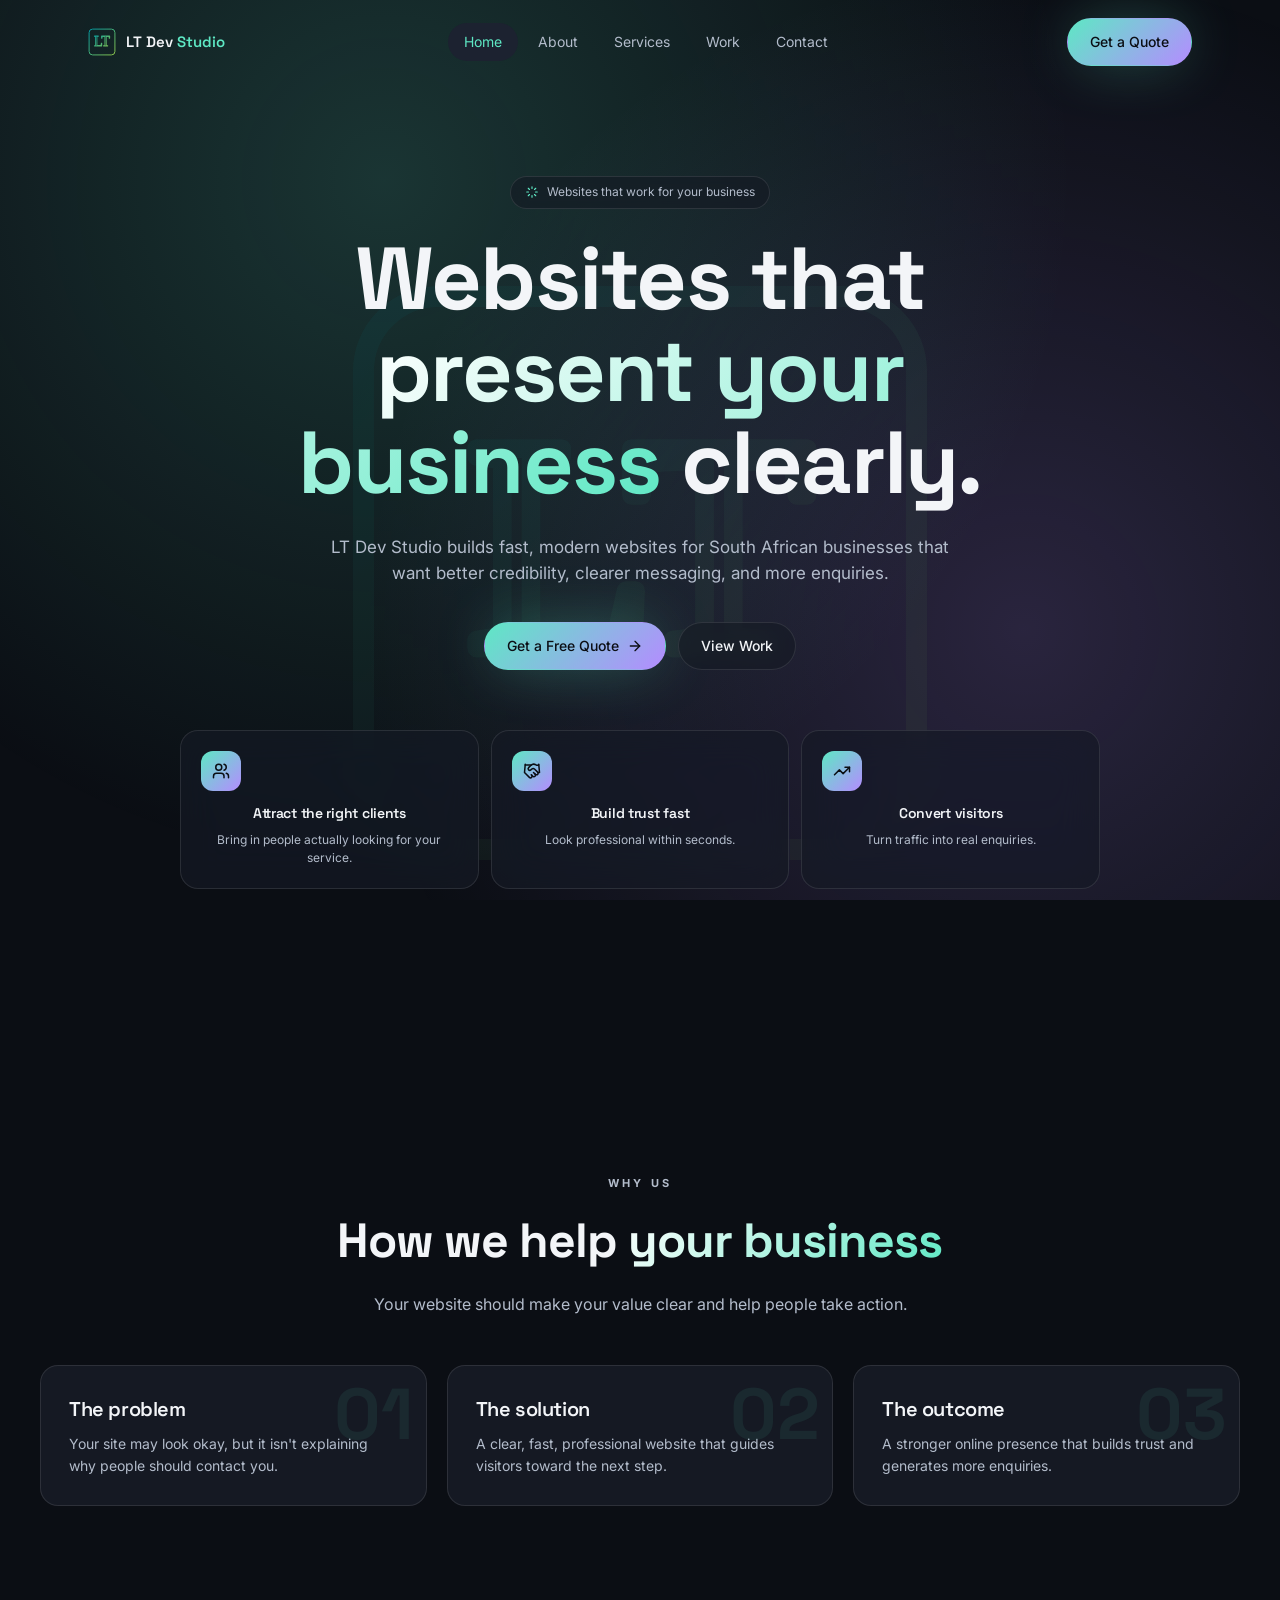
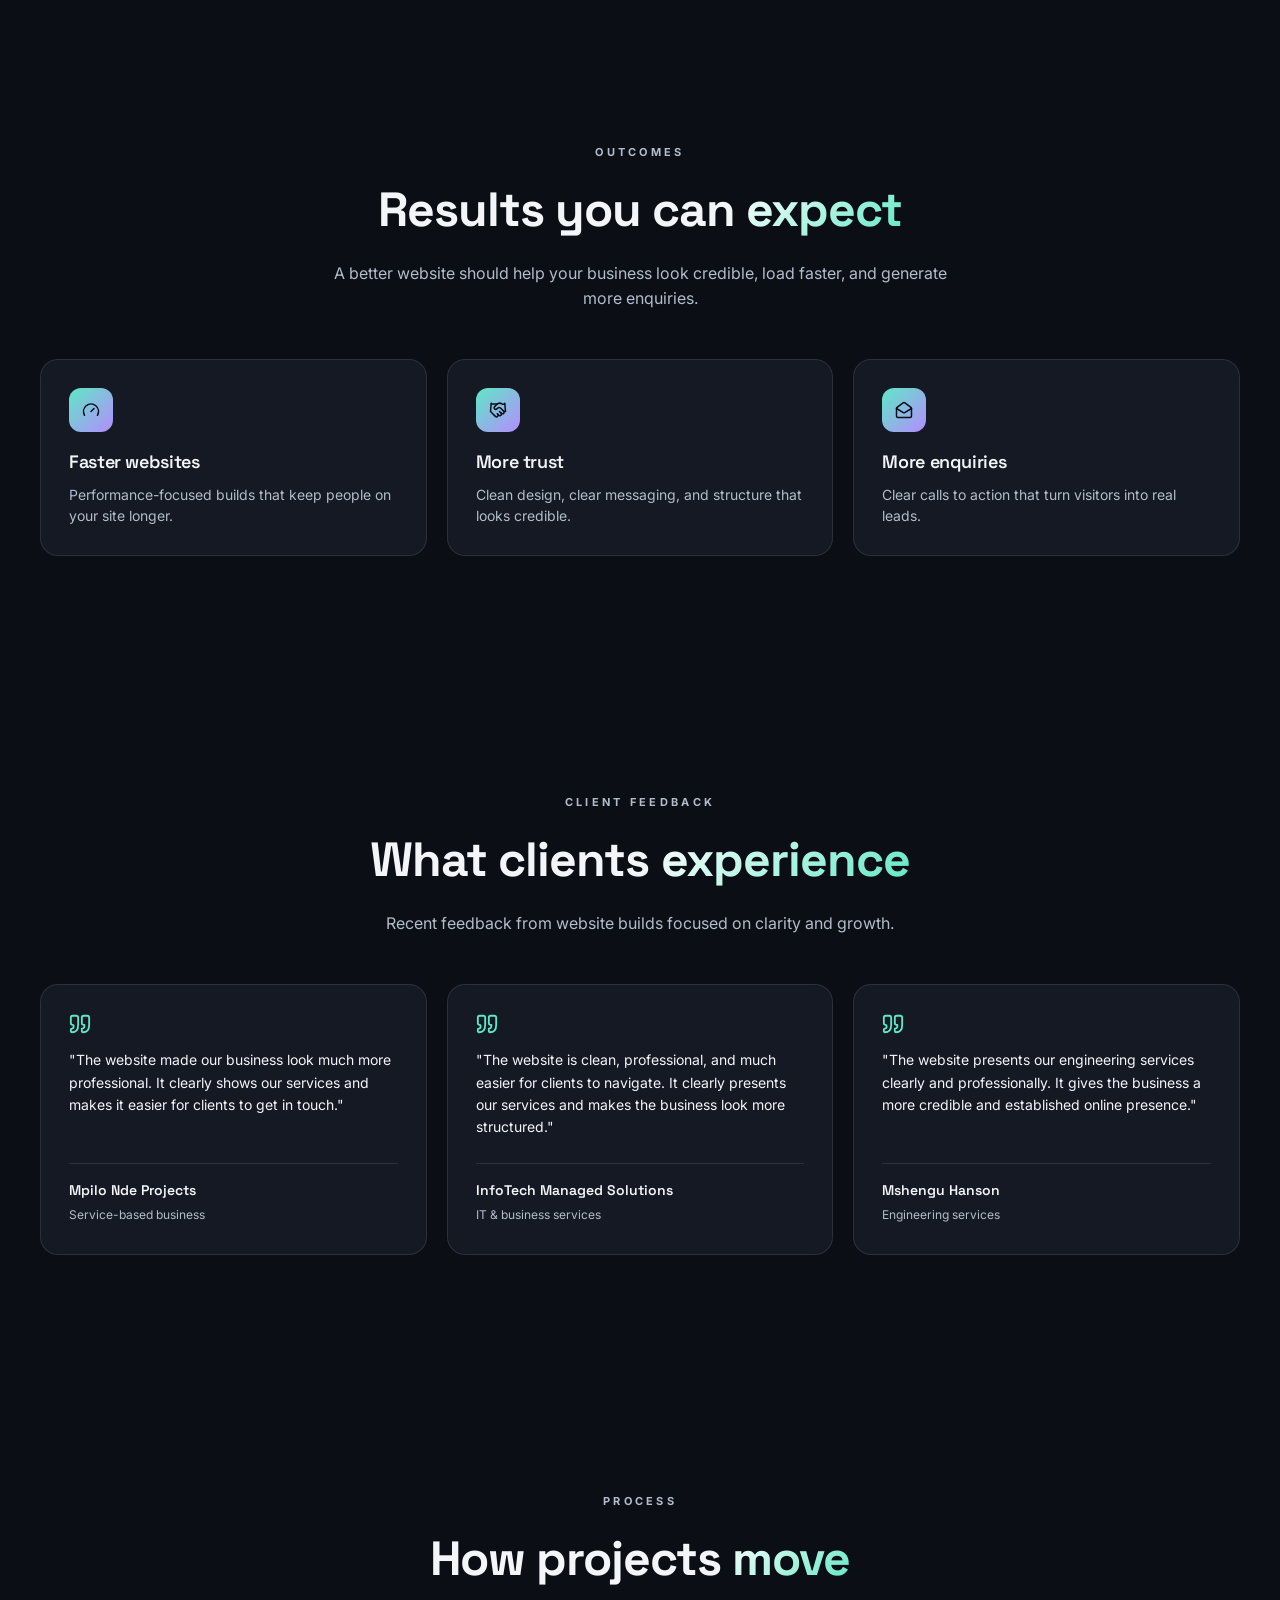
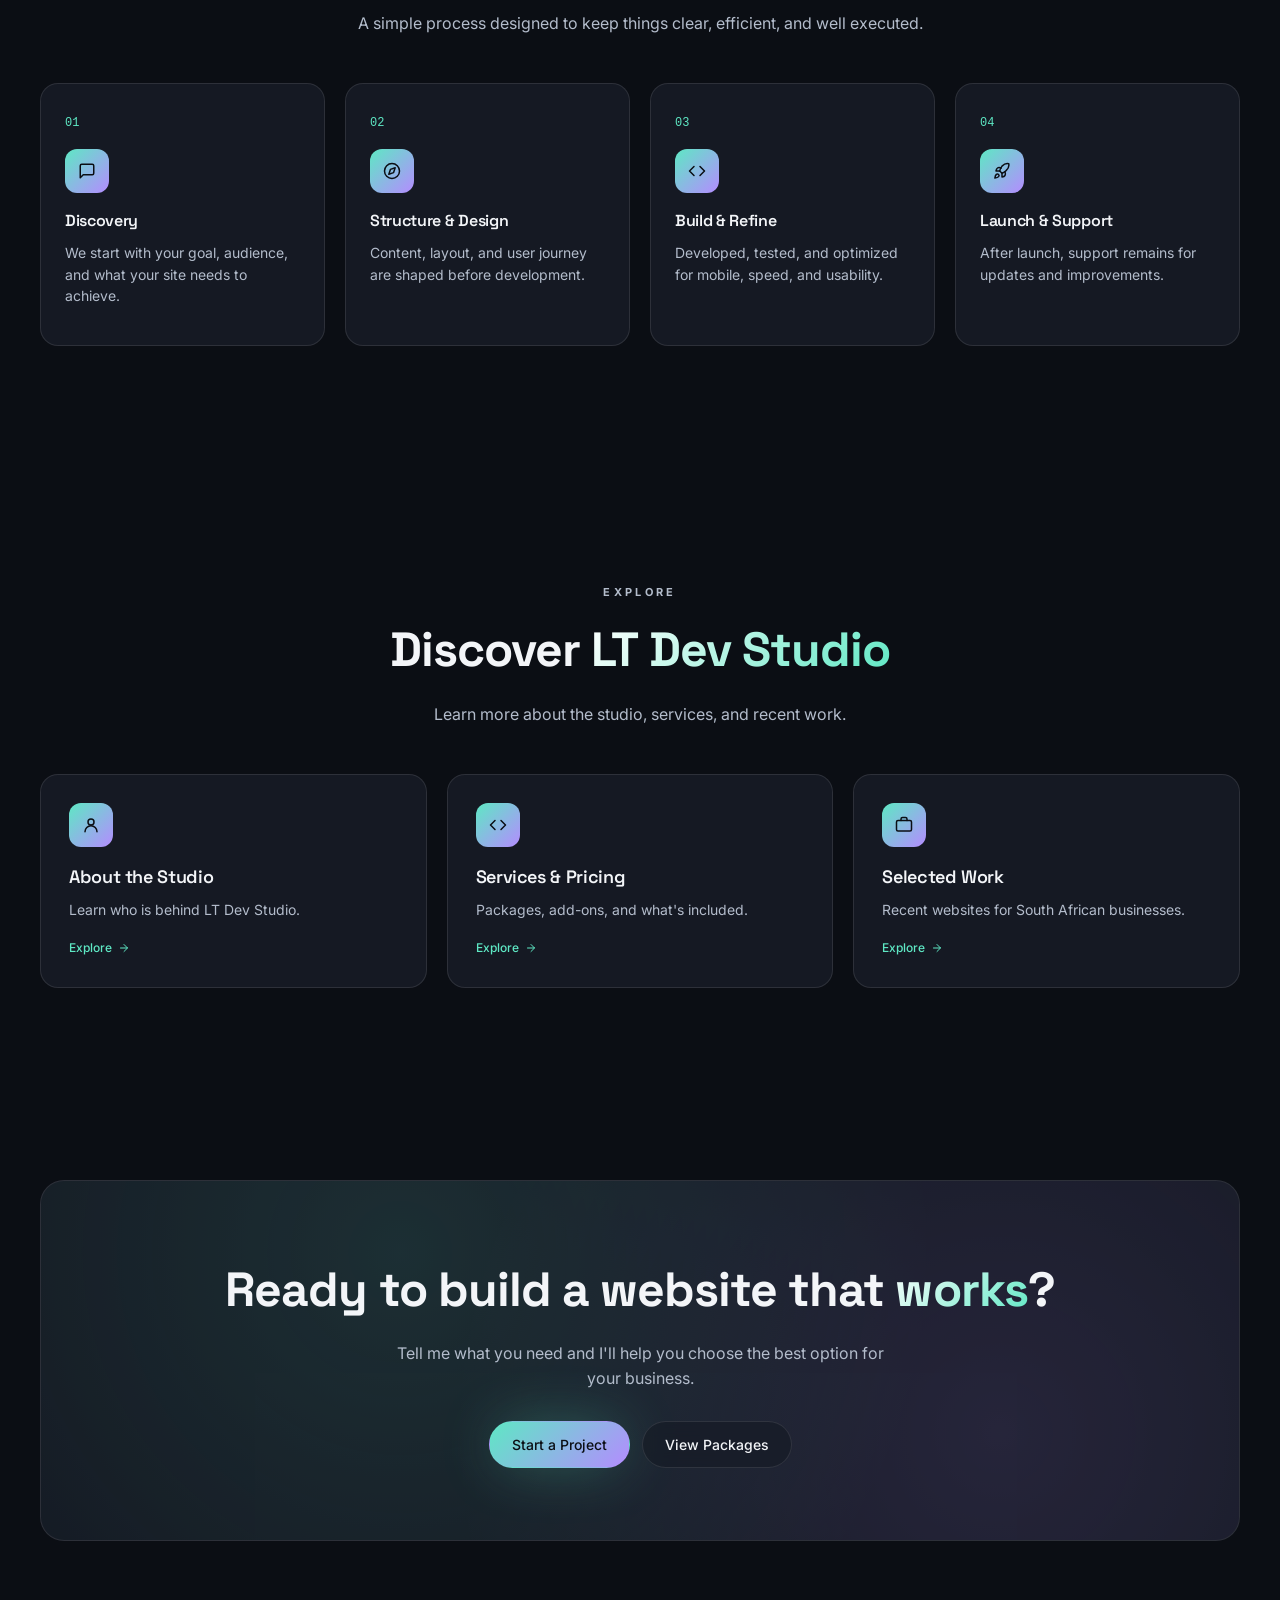
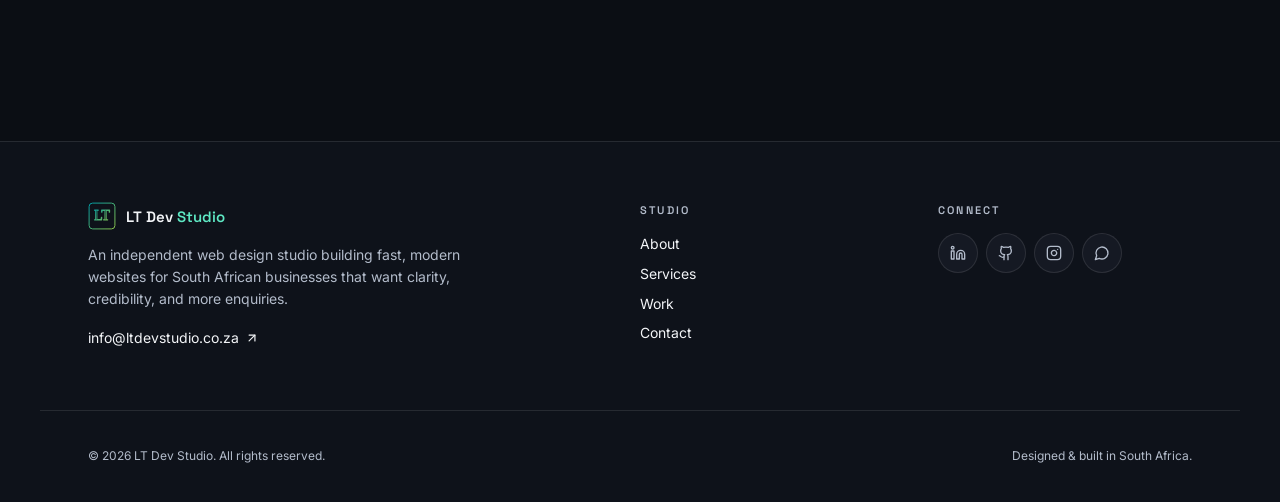
<file: index.html>
<!doctype html>
<html lang="en">
<head>
<meta charset="UTF-8" />
<meta name="viewport" content="width=device-width,initial-scale=1" />
<meta name="theme-color" content="#0b0e14" />
<link rel="icon" type="image/svg+xml" href="assets/mark-lt.svg" />
<link rel="preconnect" href="https://fonts.googleapis.com" />
<link rel="preconnect" href="https://fonts.gstatic.com" crossorigin />
<link rel="stylesheet" href="https://fonts.googleapis.com/css2?family=Space+Grotesk:wght@500;600;700&family=Inter:wght@400;500;600&display=swap" />
<link rel="stylesheet" href="assets/styles.css" />

<title>LT Dev Studio — Web Design South Africa</title>
<meta name="description" content="LT Dev Studio builds fast, modern websites for South African businesses that want clarity, credibility, and more enquiries." />
<meta property="og:title" content="LT Dev Studio — Web Design South Africa" />
<meta property="og:description" content="Websites that get leads. Built with clarity, speed, and credibility." />
<meta property="og:type" content="website" />
</head>
<body>
<div id="page-loader">
  <img src="assets/mark-lt-outline.svg" alt="" />
  <div class="bar"><span></span></div>
  <p class="label">LT Dev Studio</p>
</div>

<header class="header">
  <nav class="container nav">
    <a class="brand" href="index.html" data-nav>
      <img src="assets/mark-lt-outline.svg" alt="" />
      <span>LT Dev <span class="accent">Studio</span></span>
    </a>
    <ul class="nav-links">
      <li><a href="index.html" data-nav>Home</a></li>
      <li><a href="about.html" data-nav>About</a></li>
      <li><a href="services.html" data-nav>Services</a></li>
      <li><a href="work.html" data-nav>Work</a></li>
      <li><a href="contact.html" data-nav>Contact</a></li>
    </ul>
    <a href="contact.html" class="btn btn-primary nav-cta">Get a Quote</a>
    <button class="nav-toggle" aria-label="Toggle menu" aria-expanded="false">
      <span data-icon="menu" class="i18" style="display:inline-flex"></span>
    </button>
  </nav>
</header>

<div class="mobile-nav" aria-hidden="true">
  <ul>
    <li><a href="index.html" data-nav>Home</a></li>
    <li><a href="about.html" data-nav>About</a></li>
    <li><a href="services.html" data-nav>Services</a></li>
    <li><a href="work.html" data-nav>Work</a></li>
    <li><a href="contact.html" data-nav>Contact</a></li>
    <li class="cta-wrap"><a href="contact.html">Get a Quote</a></li>
  </ul>
</div>

<main class="page-enter">
  <section class="container hero">
    <div class="reveal">
      <span class="pill"><span data-icon="spark" class="i14" style="display:inline-flex"></span> Websites that work for your business</span>
    </div>
    <h1 class="reveal">Websites that <span class="text-gradient">present your business</span> clearly.</h1>
    <p class="lead reveal">LT Dev Studio builds fast, modern websites for South African businesses that want better credibility, clearer messaging, and more enquiries.</p>
    <div class="hero-ctas reveal">
      <a href="contact.html" class="btn btn-primary" data-nav>Get a Free Quote <span data-icon="arrow" class="i16" style="display:inline-flex"></span></a>
      <a href="work.html" class="btn btn-ghost" data-nav>View Work</a>
    </div>
    <img class="hero-mark" src="assets/mark-lt-outline.svg" alt="" />
    <div class="hero-pills">
      <div class="hero-pill glass reveal"><div class="icon"><span data-icon="users" class="i18" style="display:inline-flex"></span></div><h4>Attract the right clients</h4><p>Bring in people actually looking for your service.</p></div>
      <div class="hero-pill glass reveal"><div class="icon"><span data-icon="shake" class="i18" style="display:inline-flex"></span></div><h4>Build trust fast</h4><p>Look professional within seconds.</p></div>
      <div class="hero-pill glass reveal"><div class="icon"><span data-icon="trend" class="i18" style="display:inline-flex"></span></div><h4>Convert visitors</h4><p>Turn traffic into real enquiries.</p></div>
    </div>
  </section>

  <section class="section container">
    <div class="section-head reveal">
      <p class="eyebrow">Why us</p>
      <h2>How we help <span class="text-gradient">your business</span></h2>
      <p>Your website should make your value clear and help people take action.</p>
    </div>
    <div class="grid grid-3">
      <div class="card value-card reveal"><div class="tag">01</div><h3>The problem</h3><p>Your site may look okay, but it isn't explaining why people should contact you.</p></div>
      <div class="card value-card reveal"><div class="tag">02</div><h3>The solution</h3><p>A clear, fast, professional website that guides visitors toward the next step.</p></div>
      <div class="card value-card reveal"><div class="tag">03</div><h3>The outcome</h3><p>A stronger online presence that builds trust and generates more enquiries.</p></div>
    </div>
  </section>

  <section class="section container">
    <div class="section-head reveal">
      <p class="eyebrow">Outcomes</p>
      <h2>Results you can <span class="text-gradient">expect</span></h2>
      <p>A better website should help your business look credible, load faster, and generate more enquiries.</p>
    </div>
    <div class="grid grid-3">
      <div class="card reveal"><div class="icon"><span data-icon="gauge" class="i18" style="display:inline-flex"></span></div><h3>Faster websites</h3><p>Performance-focused builds that keep people on your site longer.</p></div>
      <div class="card reveal"><div class="icon"><span data-icon="shake" class="i18" style="display:inline-flex"></span></div><h3>More trust</h3><p>Clean design, clear messaging, and structure that looks credible.</p></div>
      <div class="card reveal"><div class="icon"><span data-icon="mailOpen" class="i18" style="display:inline-flex"></span></div><h3>More enquiries</h3><p>Clear calls to action that turn visitors into real leads.</p></div>
    </div>
  </section>

  <section class="section container">
    <div class="section-head reveal">
      <p class="eyebrow">Client feedback</p>
      <h2>What clients <span class="text-gradient">experience</span></h2>
      <p>Recent feedback from website builds focused on clarity and growth.</p>
    </div>
    <div class="grid grid-3">
      <div class="t-card reveal"><span class="q" data-icon="quote" class="i22" style="display:inline-flex;width:22px;height:22px"></span><p class="quote">"The website made our business look much more professional. It clearly shows our services and makes it easier for clients to get in touch."</p><div class="who"><p>Mpilo Nde Projects</p><small>Service-based business</small></div></div>
      <div class="t-card reveal"><span class="q" data-icon="quote" style="display:inline-flex;width:22px;height:22px"></span><p class="quote">"The website is clean, professional, and much easier for clients to navigate. It clearly presents our services and makes the business look more structured."</p><div class="who"><p>InfoTech Managed Solutions</p><small>IT &amp; business services</small></div></div>
      <div class="t-card reveal"><span class="q" data-icon="quote" style="display:inline-flex;width:22px;height:22px"></span><p class="quote">"The website presents our engineering services clearly and professionally. It gives the business a more credible and established online presence."</p><div class="who"><p>Mshengu Hanson</p><small>Engineering services</small></div></div>
    </div>
  </section>

  <section class="section container">
    <div class="section-head reveal">
      <p class="eyebrow">Process</p>
      <h2>How projects <span class="text-gradient">move</span></h2>
      <p>A simple process designed to keep things clear, efficient, and well executed.</p>
    </div>
    <div class="grid grid-4">
      <div class="process-card reveal"><span class="step">01</span><div class="icon" style="width:44px;height:44px;border-radius:12px;display:grid;place-items:center;background:var(--gradient-primary);color:var(--primary-fg)"><span data-icon="msg" class="i18" style="display:inline-flex"></span></div><h3 style="font-family:var(--font-display);font-size:16px;font-weight:600">Discovery</h3><p style="color:var(--muted);font-size:14px;margin-top:8px">We start with your goal, audience, and what your site needs to achieve.</p></div>
      <div class="process-card reveal"><span class="step">02</span><div class="icon" style="width:44px;height:44px;border-radius:12px;display:grid;place-items:center;background:var(--gradient-primary);color:var(--primary-fg)"><span data-icon="compass" class="i18" style="display:inline-flex"></span></div><h3 style="font-family:var(--font-display);font-size:16px;font-weight:600">Structure &amp; Design</h3><p style="color:var(--muted);font-size:14px;margin-top:8px">Content, layout, and user journey are shaped before development.</p></div>
      <div class="process-card reveal"><span class="step">03</span><div class="icon" style="width:44px;height:44px;border-radius:12px;display:grid;place-items:center;background:var(--gradient-primary);color:var(--primary-fg)"><span data-icon="code" class="i18" style="display:inline-flex"></span></div><h3 style="font-family:var(--font-display);font-size:16px;font-weight:600">Build &amp; Refine</h3><p style="color:var(--muted);font-size:14px;margin-top:8px">Developed, tested, and optimized for mobile, speed, and usability.</p></div>
      <div class="process-card reveal"><span class="step">04</span><div class="icon" style="width:44px;height:44px;border-radius:12px;display:grid;place-items:center;background:var(--gradient-primary);color:var(--primary-fg)"><span data-icon="rocket" class="i18" style="display:inline-flex"></span></div><h3 style="font-family:var(--font-display);font-size:16px;font-weight:600">Launch &amp; Support</h3><p style="color:var(--muted);font-size:14px;margin-top:8px">After launch, support remains for updates and improvements.</p></div>
    </div>
  </section>

  <section class="section container">
    <div class="section-head reveal">
      <p class="eyebrow">Explore</p>
      <h2>Discover <span class="text-gradient">LT Dev Studio</span></h2>
      <p>Learn more about the studio, services, and recent work.</p>
    </div>
    <div class="grid grid-3">
      <a href="about.html" class="card explore-card reveal" data-nav><div class="icon"><span data-icon="user" class="i18" style="display:inline-flex"></span></div><h3>About the Studio</h3><p>Learn who is behind LT Dev Studio.</p><span class="more">Explore <span data-icon="arrow" style="display:inline-flex;width:12px;height:12px"></span></span></a>
      <a href="services.html" class="card explore-card reveal" data-nav><div class="icon"><span data-icon="code" class="i18" style="display:inline-flex"></span></div><h3>Services &amp; Pricing</h3><p>Packages, add-ons, and what's included.</p><span class="more">Explore <span data-icon="arrow" style="display:inline-flex;width:12px;height:12px"></span></span></a>
      <a href="work.html" class="card explore-card reveal" data-nav><div class="icon"><span data-icon="brief" class="i18" style="display:inline-flex"></span></div><h3>Selected Work</h3><p>Recent websites for South African businesses.</p><span class="more">Explore <span data-icon="arrow" style="display:inline-flex;width:12px;height:12px"></span></span></a>
    </div>
  </section>

  <section class="container" style="padding:80px 0">
    <div class="cta reveal">
      <h3>Ready to build a website that <span class="text-gradient">works</span>?</h3>
      <p>Tell me what you need and I'll help you choose the best option for your business.</p>
      <div class="row">
        <a href="contact.html" class="btn btn-primary" data-nav>Start a Project</a>
        <a href="services.html" class="btn btn-ghost" data-nav>View Packages</a>
      </div>
    </div>
  </section>
</main>
<footer>
  <div class="container footer-grid">
    <div class="footer-brand">
      <a class="brand" href="index.html" data-nav>
        <img src="assets/mark-lt-outline.svg" alt="" />
        <span>LT Dev <span class="accent">Studio</span></span>
      </a>
      <p>An independent web design studio building fast, modern websites for South African businesses that want clarity, credibility, and more enquiries.</p>
      <a class="email" href="mailto:info@ltdevstudio.co.za">info@ltdevstudio.co.za <span data-icon="arrowUR" class="i14" style="display:inline-flex"></span></a>
    </div>
    <div>
      <h4>Studio</h4>
      <ul>
        <li><a href="about.html" data-nav>About</a></li>
        <li><a href="services.html" data-nav>Services</a></li>
        <li><a href="work.html" data-nav>Work</a></li>
        <li><a href="contact.html" data-nav>Contact</a></li>
      </ul>
    </div>
    <div>
      <h4>Connect</h4>
      <div class="socials">
        <a href="https://www.linkedin.com/in/laone-setlhoke-856503167" target="_blank" rel="noopener" aria-label="LinkedIn"><span data-icon="linkedin" class="i16" style="display:inline-flex"></span></a>
        <a href="https://github.com/tawheeda" target="_blank" rel="noopener" aria-label="GitHub"><span data-icon="github" class="i16" style="display:inline-flex"></span></a>
        <a href="https://www.instagram.com/lt.dev_studio" target="_blank" rel="noopener" aria-label="Instagram"><span data-icon="insta" class="i16" style="display:inline-flex"></span></a>
        <a href="https://wa.me/27754875016" target="_blank" rel="noopener" aria-label="WhatsApp"><span data-icon="whats" class="i16" style="display:inline-flex"></span></a>
      </div>
    </div>
  </div>
  <div class="container footer-bottom">
    <p>© <span id="year"></span> LT Dev Studio. All rights reserved.</p>
    <p>Designed &amp; built in South Africa.</p>
  </div>
</footer>
<script src="assets/icons.js"></script>
<script src="assets/app.js"></script>
</body>
</html>
</file>
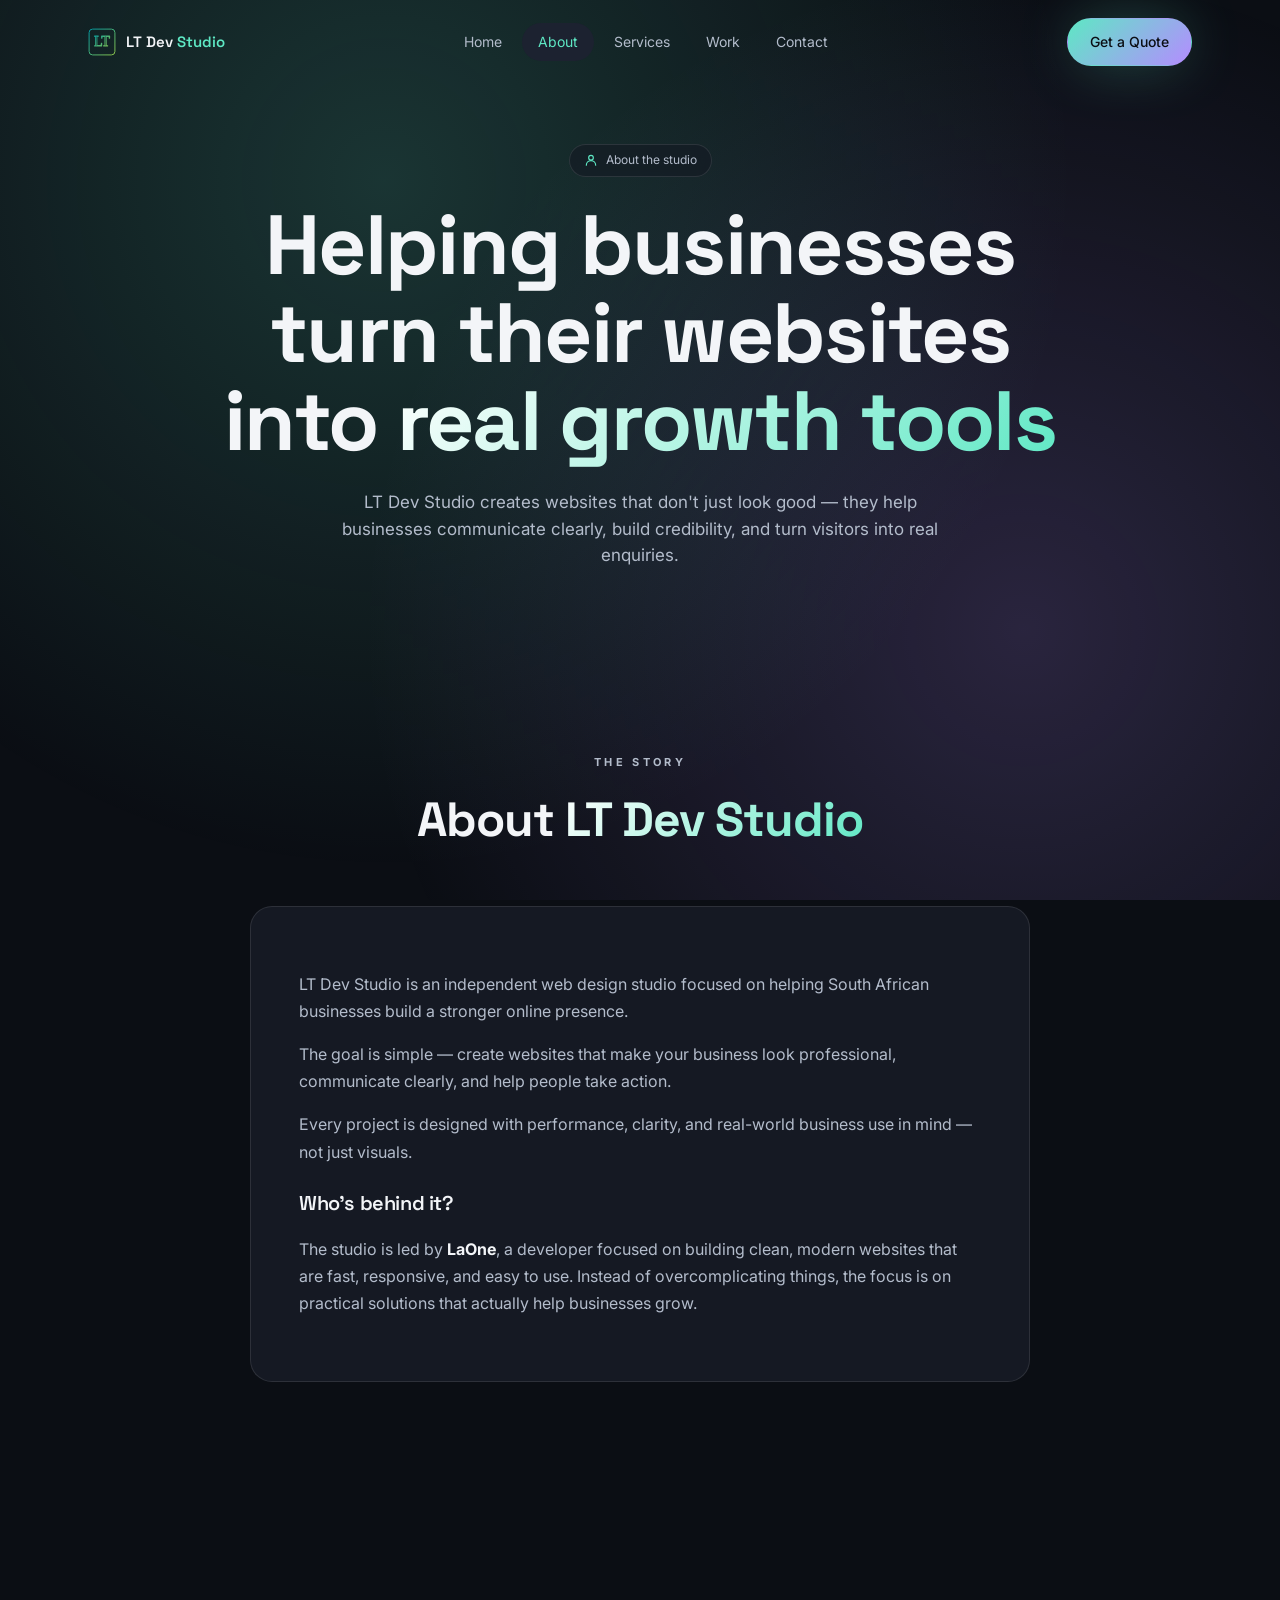
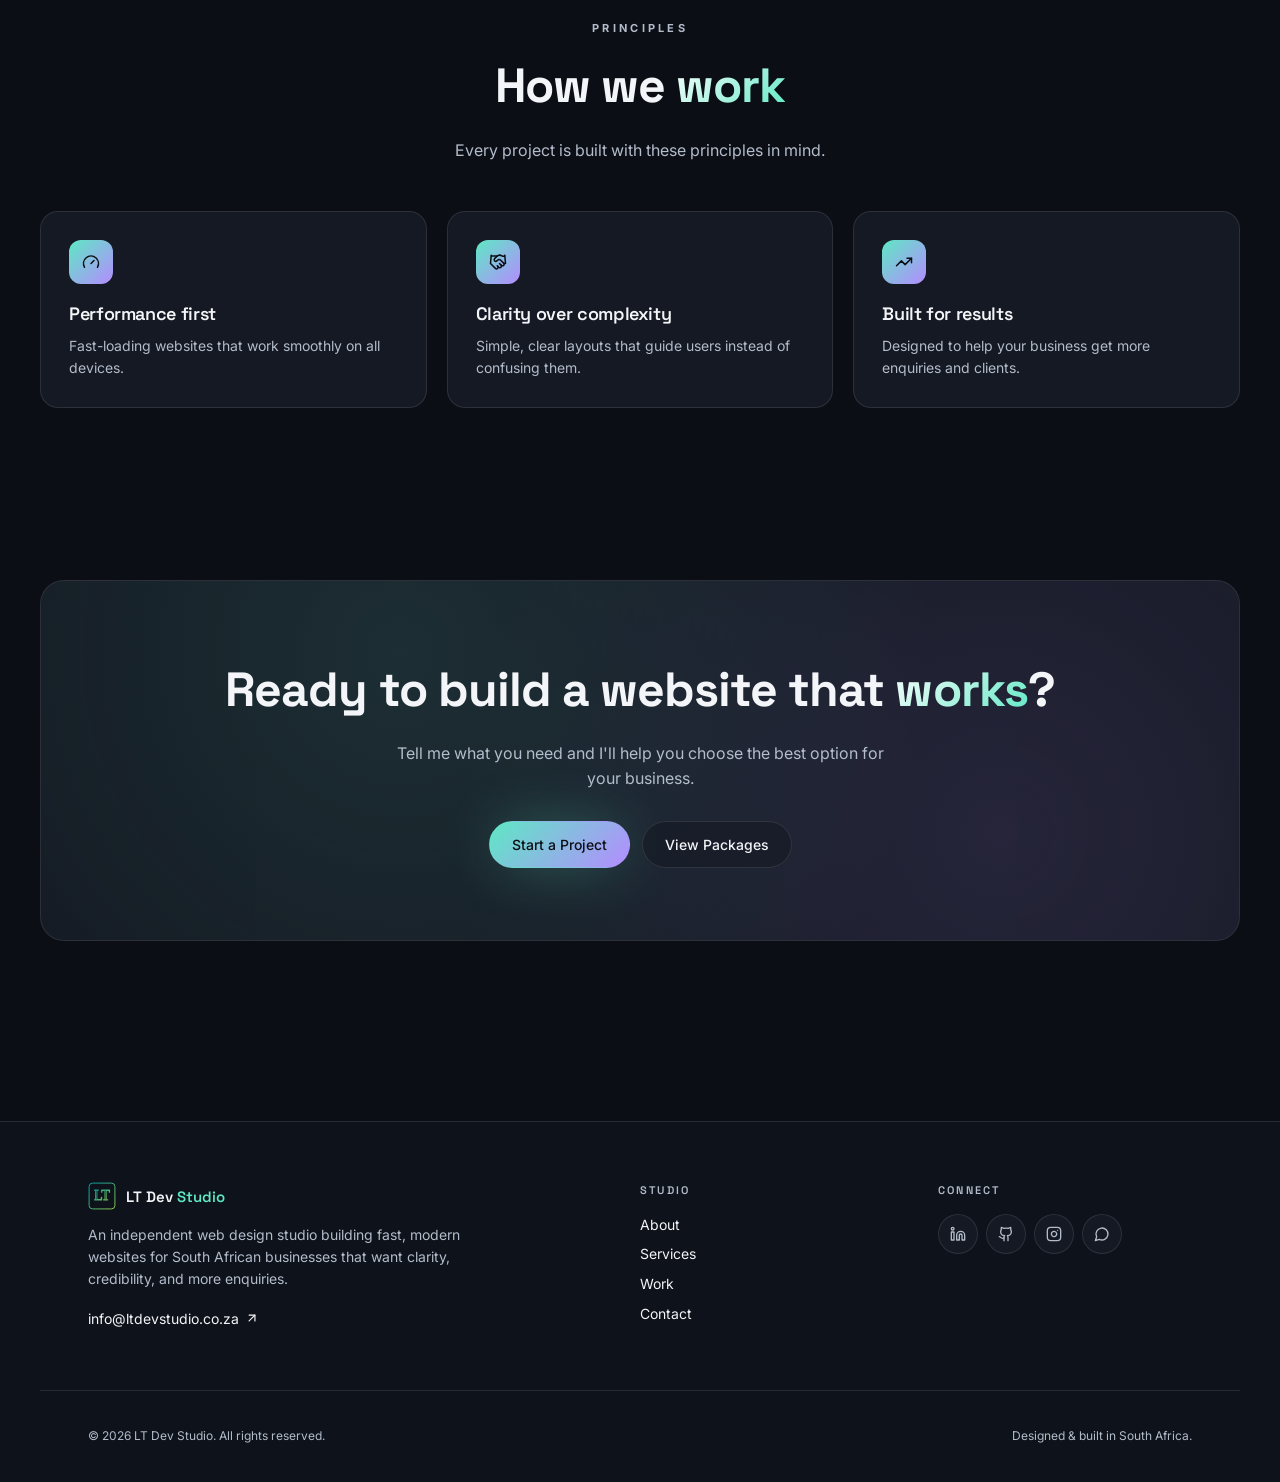
<file: about.html>
<!doctype html>
<html lang="en">
<head>
<meta charset="UTF-8" />
<meta name="viewport" content="width=device-width,initial-scale=1" />
<meta name="theme-color" content="#0b0e14" />
<link rel="icon" type="image/svg+xml" href="assets/mark-lt.svg" />
<link rel="preconnect" href="https://fonts.googleapis.com" />
<link rel="preconnect" href="https://fonts.gstatic.com" crossorigin />
<link rel="stylesheet" href="https://fonts.googleapis.com/css2?family=Space+Grotesk:wght@500;600;700&family=Inter:wght@400;500;600&display=swap" />
<link rel="stylesheet" href="assets/styles.css" />

<title>About — LT Dev Studio</title>
<meta name="description" content="LT Dev Studio is an independent web design studio led by LaOne, building fast, modern websites for South African businesses." />
<meta property="og:title" content="About — LT Dev Studio" />
<meta property="og:description" content="Learn about the studio behind clean, lead-focused websites for South African businesses." />
</head>
<body>
<div id="page-loader">
  <img src="assets/mark-lt-outline.svg" alt="" />
  <div class="bar"><span></span></div>
  <p class="label">LT Dev Studio</p>
</div>

<header class="header">
  <nav class="container nav">
    <a class="brand" href="index.html" data-nav>
      <img src="assets/mark-lt-outline.svg" alt="" />
      <span>LT Dev <span class="accent">Studio</span></span>
    </a>
    <ul class="nav-links">
      <li><a href="index.html" data-nav>Home</a></li>
      <li><a href="about.html" data-nav>About</a></li>
      <li><a href="services.html" data-nav>Services</a></li>
      <li><a href="work.html" data-nav>Work</a></li>
      <li><a href="contact.html" data-nav>Contact</a></li>
    </ul>
    <a href="contact.html" class="btn btn-primary nav-cta">Get a Quote</a>
    <button class="nav-toggle" aria-label="Toggle menu" aria-expanded="false">
      <span data-icon="menu" class="i18" style="display:inline-flex"></span>
    </button>
  </nav>
</header>

<div class="mobile-nav" aria-hidden="true">
  <ul>
    <li><a href="index.html" data-nav>Home</a></li>
    <li><a href="about.html" data-nav>About</a></li>
    <li><a href="services.html" data-nav>Services</a></li>
    <li><a href="work.html" data-nav>Work</a></li>
    <li><a href="contact.html" data-nav>Contact</a></li>
    <li class="cta-wrap"><a href="contact.html">Get a Quote</a></li>
  </ul>
</div>

<main class="page-enter">
  <section class="container" style="padding:48px 0 60px;text-align:center">
    <div class="reveal"><span class="pill"><span data-icon="user" class="i14" style="display:inline-flex"></span> About the studio</span></div>
    <h1 class="reveal" style="font-size:clamp(40px,7vw,84px);font-weight:700;line-height:1.05;max-width:880px;margin:24px auto 0">Helping businesses turn their websites into <span class="text-gradient">real growth tools</span></h1>
    <p class="reveal" style="max-width:640px;margin:24px auto 0;color:var(--muted);font-size:17px">LT Dev Studio creates websites that don't just look good — they help businesses communicate clearly, build credibility, and turn visitors into real enquiries.</p>
  </section>

  <section class="section container">
    <div class="section-head reveal">
      <p class="eyebrow">The story</p>
      <h2>About <span class="text-gradient">LT Dev Studio</span></h2>
    </div>
    <div class="story reveal">
      <p>LT Dev Studio is an independent web design studio focused on helping South African businesses build a stronger online presence.</p>
      <p>The goal is simple — create websites that make your business look professional, communicate clearly, and help people take action.</p>
      <p>Every project is designed with performance, clarity, and real-world business use in mind — not just visuals.</p>
      <h3>Who's behind it?</h3>
      <p>The studio is led by <strong style="color:var(--fg)">LaOne</strong>, a developer focused on building clean, modern websites that are fast, responsive, and easy to use. Instead of overcomplicating things, the focus is on practical solutions that actually help businesses grow.</p>
    </div>
  </section>

  <section class="section container">
    <div class="section-head reveal">
      <p class="eyebrow">Principles</p>
      <h2>How we <span class="text-gradient">work</span></h2>
      <p>Every project is built with these principles in mind.</p>
    </div>
    <div class="grid grid-3">
      <div class="card reveal"><div class="icon"><span data-icon="gauge" class="i18" style="display:inline-flex"></span></div><h3>Performance first</h3><p>Fast-loading websites that work smoothly on all devices.</p></div>
      <div class="card reveal"><div class="icon"><span data-icon="shake" class="i18" style="display:inline-flex"></span></div><h3>Clarity over complexity</h3><p>Simple, clear layouts that guide users instead of confusing them.</p></div>
      <div class="card reveal"><div class="icon"><span data-icon="trend" class="i18" style="display:inline-flex"></span></div><h3>Built for results</h3><p>Designed to help your business get more enquiries and clients.</p></div>
    </div>
  </section>

  <section class="container" style="padding:60px 0">
    <div class="cta reveal">
      <h3>Ready to build a website that <span class="text-gradient">works</span>?</h3>
      <p>Tell me what you need and I'll help you choose the best option for your business.</p>
      <div class="row">
        <a href="contact.html" class="btn btn-primary" data-nav>Start a Project</a>
        <a href="services.html" class="btn btn-ghost" data-nav>View Packages</a>
      </div>
    </div>
  </section>
</main>
<footer>
  <div class="container footer-grid">
    <div class="footer-brand">
      <a class="brand" href="index.html" data-nav>
        <img src="assets/mark-lt-outline.svg" alt="" />
        <span>LT Dev <span class="accent">Studio</span></span>
      </a>
      <p>An independent web design studio building fast, modern websites for South African businesses that want clarity, credibility, and more enquiries.</p>
      <a class="email" href="mailto:info@ltdevstudio.co.za">info@ltdevstudio.co.za <span data-icon="arrowUR" class="i14" style="display:inline-flex"></span></a>
    </div>
    <div>
      <h4>Studio</h4>
      <ul>
        <li><a href="about.html" data-nav>About</a></li>
        <li><a href="services.html" data-nav>Services</a></li>
        <li><a href="work.html" data-nav>Work</a></li>
        <li><a href="contact.html" data-nav>Contact</a></li>
      </ul>
    </div>
    <div>
      <h4>Connect</h4>
      <div class="socials">
        <a href="https://www.linkedin.com/in/laone-setlhoke-856503167" target="_blank" rel="noopener" aria-label="LinkedIn"><span data-icon="linkedin" class="i16" style="display:inline-flex"></span></a>
        <a href="https://github.com/tawheeda" target="_blank" rel="noopener" aria-label="GitHub"><span data-icon="github" class="i16" style="display:inline-flex"></span></a>
        <a href="https://www.instagram.com/lt.dev_studio" target="_blank" rel="noopener" aria-label="Instagram"><span data-icon="insta" class="i16" style="display:inline-flex"></span></a>
        <a href="https://wa.me/27754875016" target="_blank" rel="noopener" aria-label="WhatsApp"><span data-icon="whats" class="i16" style="display:inline-flex"></span></a>
      </div>
    </div>
  </div>
  <div class="container footer-bottom">
    <p>© <span id="year"></span> LT Dev Studio. All rights reserved.</p>
    <p>Designed &amp; built in South Africa.</p>
  </div>
</footer>
<script src="assets/icons.js"></script>
<script src="assets/app.js"></script>
</body>
</html>
</file>
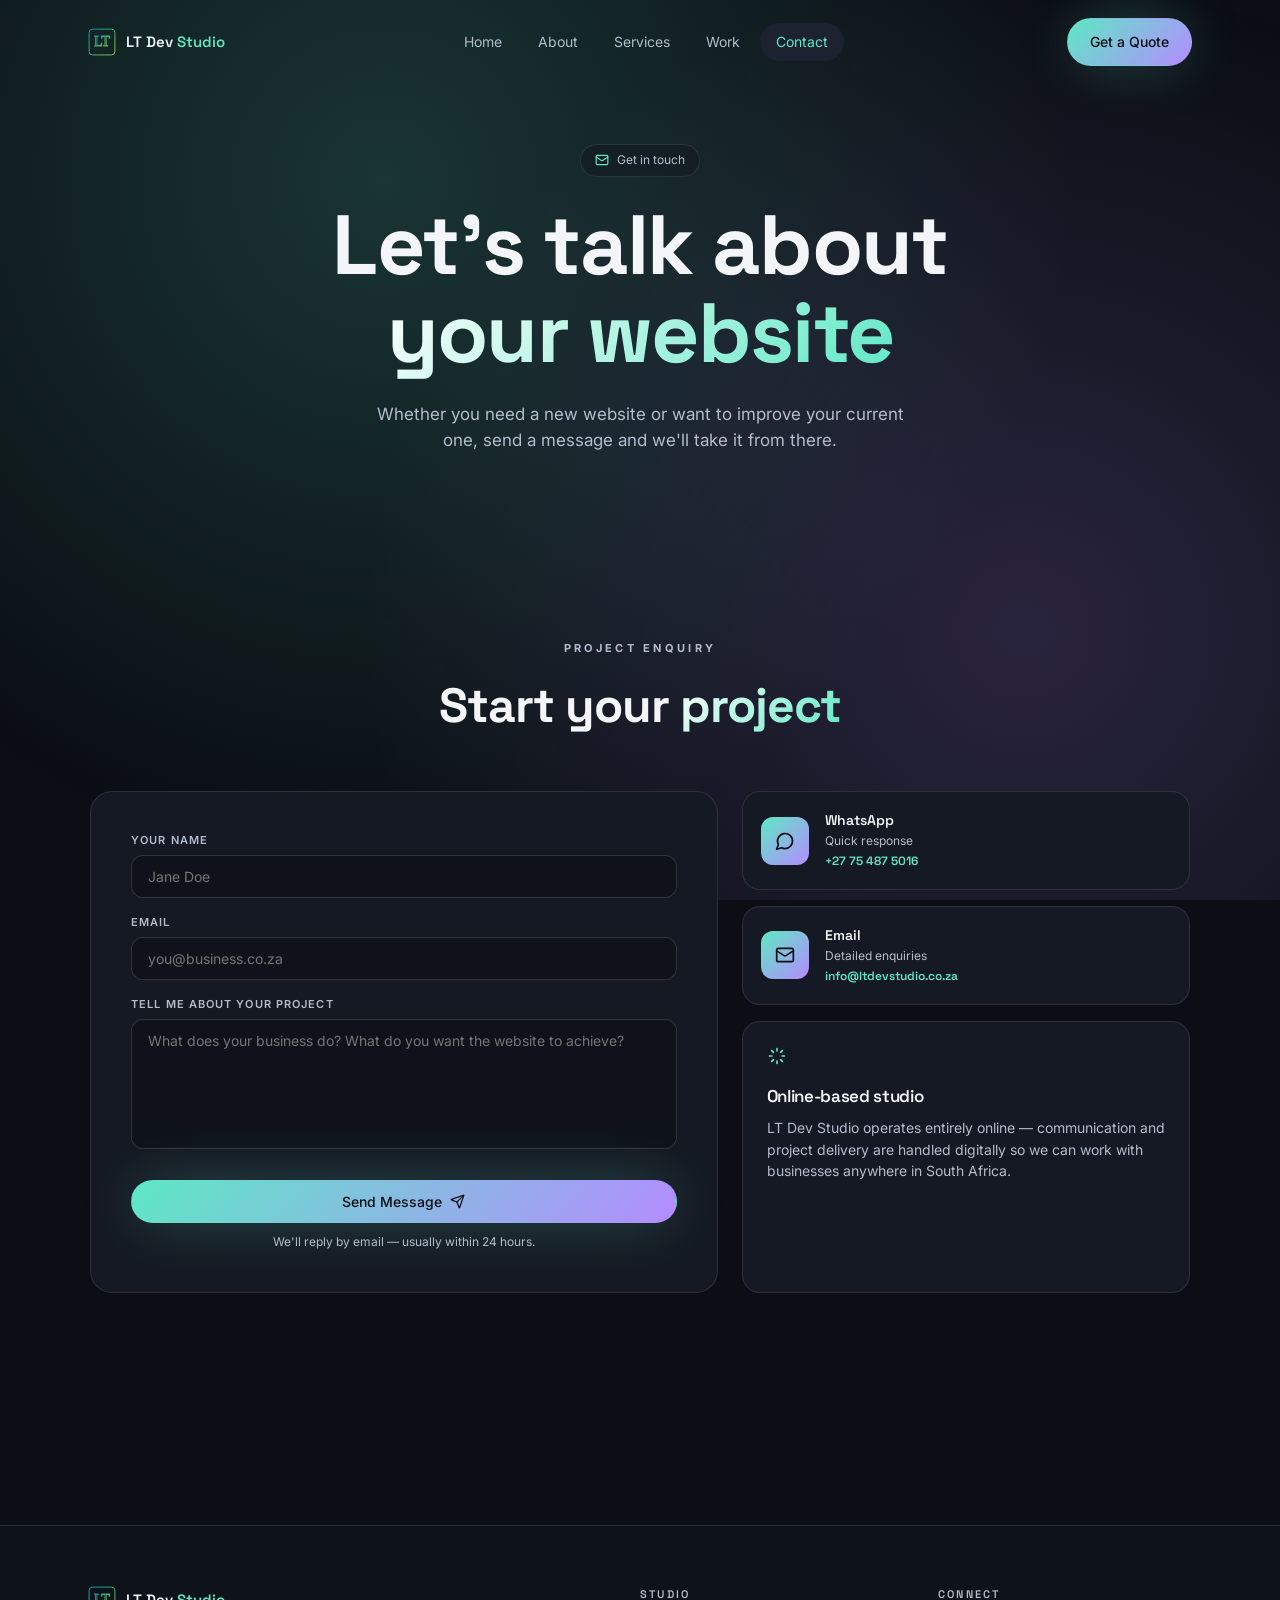
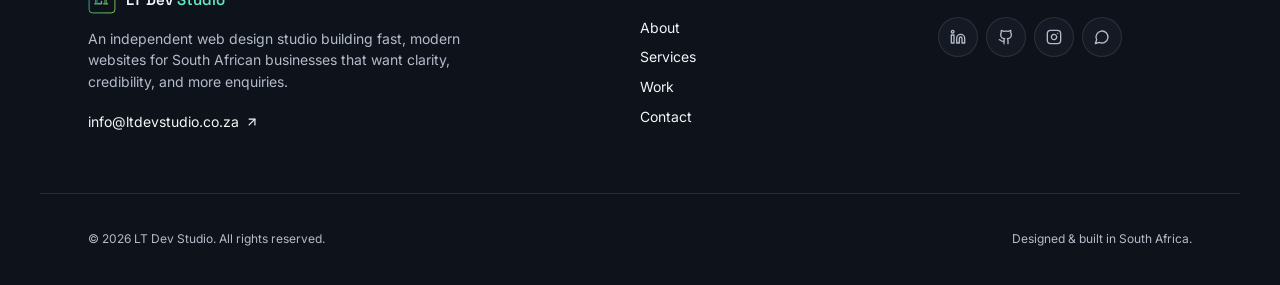
<file: contact.html>
<!doctype html>
<html lang="en">
<head>
<meta charset="UTF-8" />
<meta name="viewport" content="width=device-width,initial-scale=1" />
<meta name="theme-color" content="#0b0e14" />
<link rel="icon" type="image/svg+xml" href="assets/mark-lt.svg" />
<link rel="preconnect" href="https://fonts.googleapis.com" />
<link rel="preconnect" href="https://fonts.gstatic.com" crossorigin />
<link rel="stylesheet" href="https://fonts.googleapis.com/css2?family=Space+Grotesk:wght@500;600;700&family=Inter:wght@400;500;600&display=swap" />
<link rel="stylesheet" href="assets/styles.css" />

<title>Contact — LT Dev Studio</title>
<meta name="description" content="Contact LT Dev Studio to start your website project. Online-based web design services for South African businesses." />
<meta property="og:title" content="Contact — LT Dev Studio" />
<meta property="og:description" content="Start a website project with LT Dev Studio." />
</head>
<body>
<div id="page-loader">
  <img src="assets/mark-lt-outline.svg" alt="" />
  <div class="bar"><span></span></div>
  <p class="label">LT Dev Studio</p>
</div>

<header class="header">
  <nav class="container nav">
    <a class="brand" href="index.html" data-nav>
      <img src="assets/mark-lt-outline.svg" alt="" />
      <span>LT Dev <span class="accent">Studio</span></span>
    </a>
    <ul class="nav-links">
      <li><a href="index.html" data-nav>Home</a></li>
      <li><a href="about.html" data-nav>About</a></li>
      <li><a href="services.html" data-nav>Services</a></li>
      <li><a href="work.html" data-nav>Work</a></li>
      <li><a href="contact.html" data-nav>Contact</a></li>
    </ul>
    <a href="contact.html" class="btn btn-primary nav-cta">Get a Quote</a>
    <button class="nav-toggle" aria-label="Toggle menu" aria-expanded="false">
      <span data-icon="menu" class="i18" style="display:inline-flex"></span>
    </button>
  </nav>
</header>

<div class="mobile-nav" aria-hidden="true">
  <ul>
    <li><a href="index.html" data-nav>Home</a></li>
    <li><a href="about.html" data-nav>About</a></li>
    <li><a href="services.html" data-nav>Services</a></li>
    <li><a href="work.html" data-nav>Work</a></li>
    <li><a href="contact.html" data-nav>Contact</a></li>
    <li class="cta-wrap"><a href="contact.html">Get a Quote</a></li>
  </ul>
</div>

<main class="page-enter">
  <section class="container" style="padding:48px 0 60px;text-align:center">
    <div class="reveal"><span class="pill"><span data-icon="mail" class="i14" style="display:inline-flex"></span> Get in touch</span></div>
    <h1 class="reveal" style="font-size:clamp(40px,7vw,84px);font-weight:700;line-height:1.05;max-width:760px;margin:24px auto 0">Let's talk about <span class="text-gradient">your website</span></h1>
    <p class="reveal" style="max-width:560px;margin:24px auto 0;color:var(--muted);font-size:17px">Whether you need a new website or want to improve your current one, send a message and we'll take it from there.</p>
  </section>

  <section class="section container">
    <div class="section-head reveal">
      <p class="eyebrow">Project enquiry</p>
      <h2>Start your <span class="text-gradient">project</span></h2>
    </div>

    <div class="contact-grid">
      <form id="contact-form" class="form-card reveal" novalidate>
        <input type="text" name="company" class="hp" tabindex="-1" autocomplete="off" />
        <div class="field"><label>Your name</label><input type="text" name="name" maxlength="100" placeholder="Jane Doe" required /></div>
        <div class="field"><label>Email</label><input type="email" name="email" maxlength="255" placeholder="you@business.co.za" required /></div>
        <div class="field"><label>Tell me about your project</label><textarea name="message" maxlength="4000" rows="5" placeholder="What does your business do? What do you want the website to achieve?" required></textarea></div>
        <button type="submit" class="btn btn-primary submit">Send Message <span data-icon="send" style="display:inline-flex;width:15px;height:15px"></span></button>
        <p class="form-note">We'll reply by email — usually within 24 hours.</p>
        <div class="form-status"></div>
      </form>

      <div class="contact-side reveal">
        <a class="direct" href="https://wa.me/27754875016" target="_blank" rel="noopener">
          <div class="icon"><span data-icon="whats" class="i20" style="display:inline-flex"></span></div>
          <div class="meta"><p>WhatsApp</p><small>Quick response</small><p class="val">+27 75 487 5016</p></div>
        </a>
        <a class="direct" href="mailto:info@ltdevstudio.co.za">
          <div class="icon"><span data-icon="mail" class="i20" style="display:inline-flex"></span></div>
          <div class="meta"><p>Email</p><small>Detailed enquiries</small><p class="val">info@ltdevstudio.co.za</p></div>
        </a>
        <div class="contact-info">
          <span data-icon="spark" class="i20" style="display:inline-flex"></span>
          <h4>Online-based studio</h4>
          <p>LT Dev Studio operates entirely online — communication and project delivery are handled digitally so we can work with businesses anywhere in South Africa.</p>
        </div>
      </div>
    </div>
  </section>
</main>
<footer>
  <div class="container footer-grid">
    <div class="footer-brand">
      <a class="brand" href="index.html" data-nav>
        <img src="assets/mark-lt-outline.svg" alt="" />
        <span>LT Dev <span class="accent">Studio</span></span>
      </a>
      <p>An independent web design studio building fast, modern websites for South African businesses that want clarity, credibility, and more enquiries.</p>
      <a class="email" href="mailto:info@ltdevstudio.co.za">info@ltdevstudio.co.za <span data-icon="arrowUR" class="i14" style="display:inline-flex"></span></a>
    </div>
    <div>
      <h4>Studio</h4>
      <ul>
        <li><a href="about.html" data-nav>About</a></li>
        <li><a href="services.html" data-nav>Services</a></li>
        <li><a href="work.html" data-nav>Work</a></li>
        <li><a href="contact.html" data-nav>Contact</a></li>
      </ul>
    </div>
    <div>
      <h4>Connect</h4>
      <div class="socials">
        <a href="https://www.linkedin.com/in/laone-setlhoke-856503167" target="_blank" rel="noopener" aria-label="LinkedIn"><span data-icon="linkedin" class="i16" style="display:inline-flex"></span></a>
        <a href="https://github.com/tawheeda" target="_blank" rel="noopener" aria-label="GitHub"><span data-icon="github" class="i16" style="display:inline-flex"></span></a>
        <a href="https://www.instagram.com/lt.dev_studio" target="_blank" rel="noopener" aria-label="Instagram"><span data-icon="insta" class="i16" style="display:inline-flex"></span></a>
        <a href="https://wa.me/27754875016" target="_blank" rel="noopener" aria-label="WhatsApp"><span data-icon="whats" class="i16" style="display:inline-flex"></span></a>
      </div>
    </div>
  </div>
  <div class="container footer-bottom">
    <p>© <span id="year"></span> LT Dev Studio. All rights reserved.</p>
    <p>Designed &amp; built in South Africa.</p>
  </div>
</footer>
<script src="assets/icons.js"></script>
<script src="assets/app.js"></script>
</body>
</html>
</file>
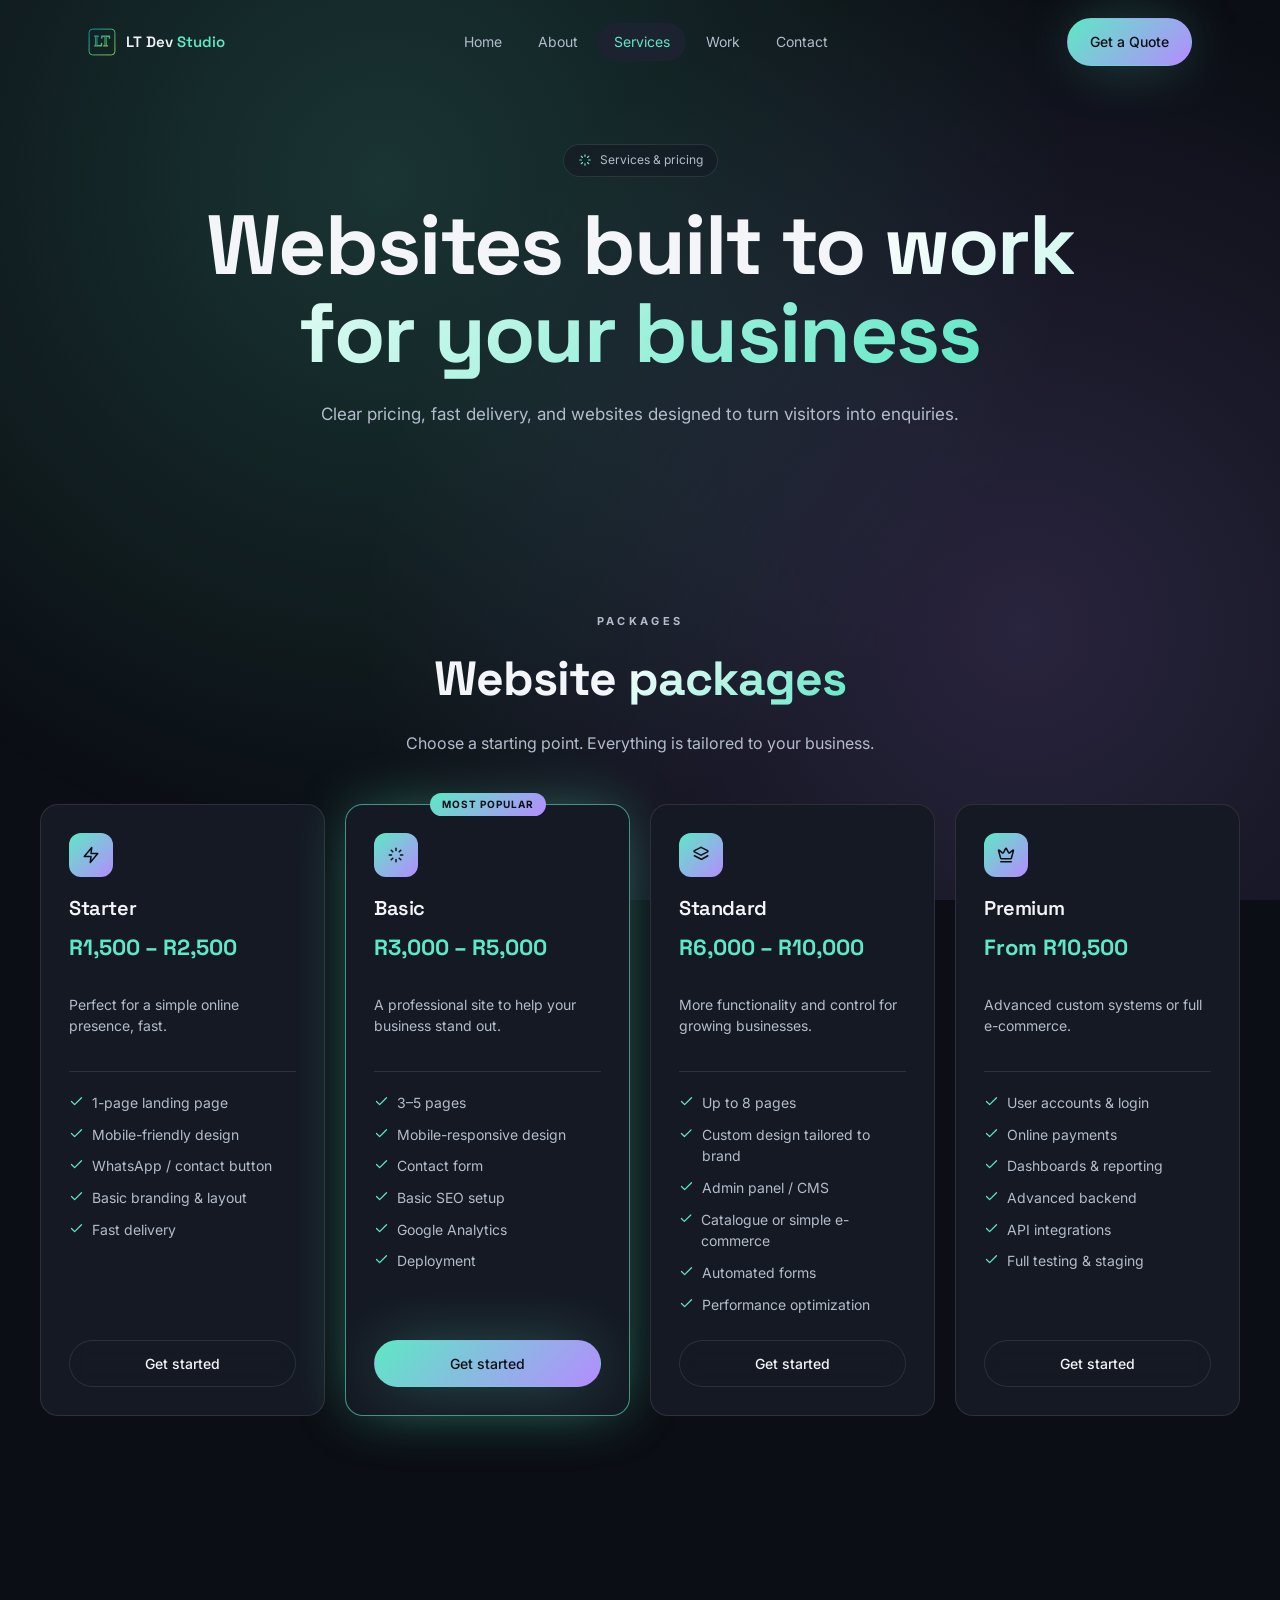
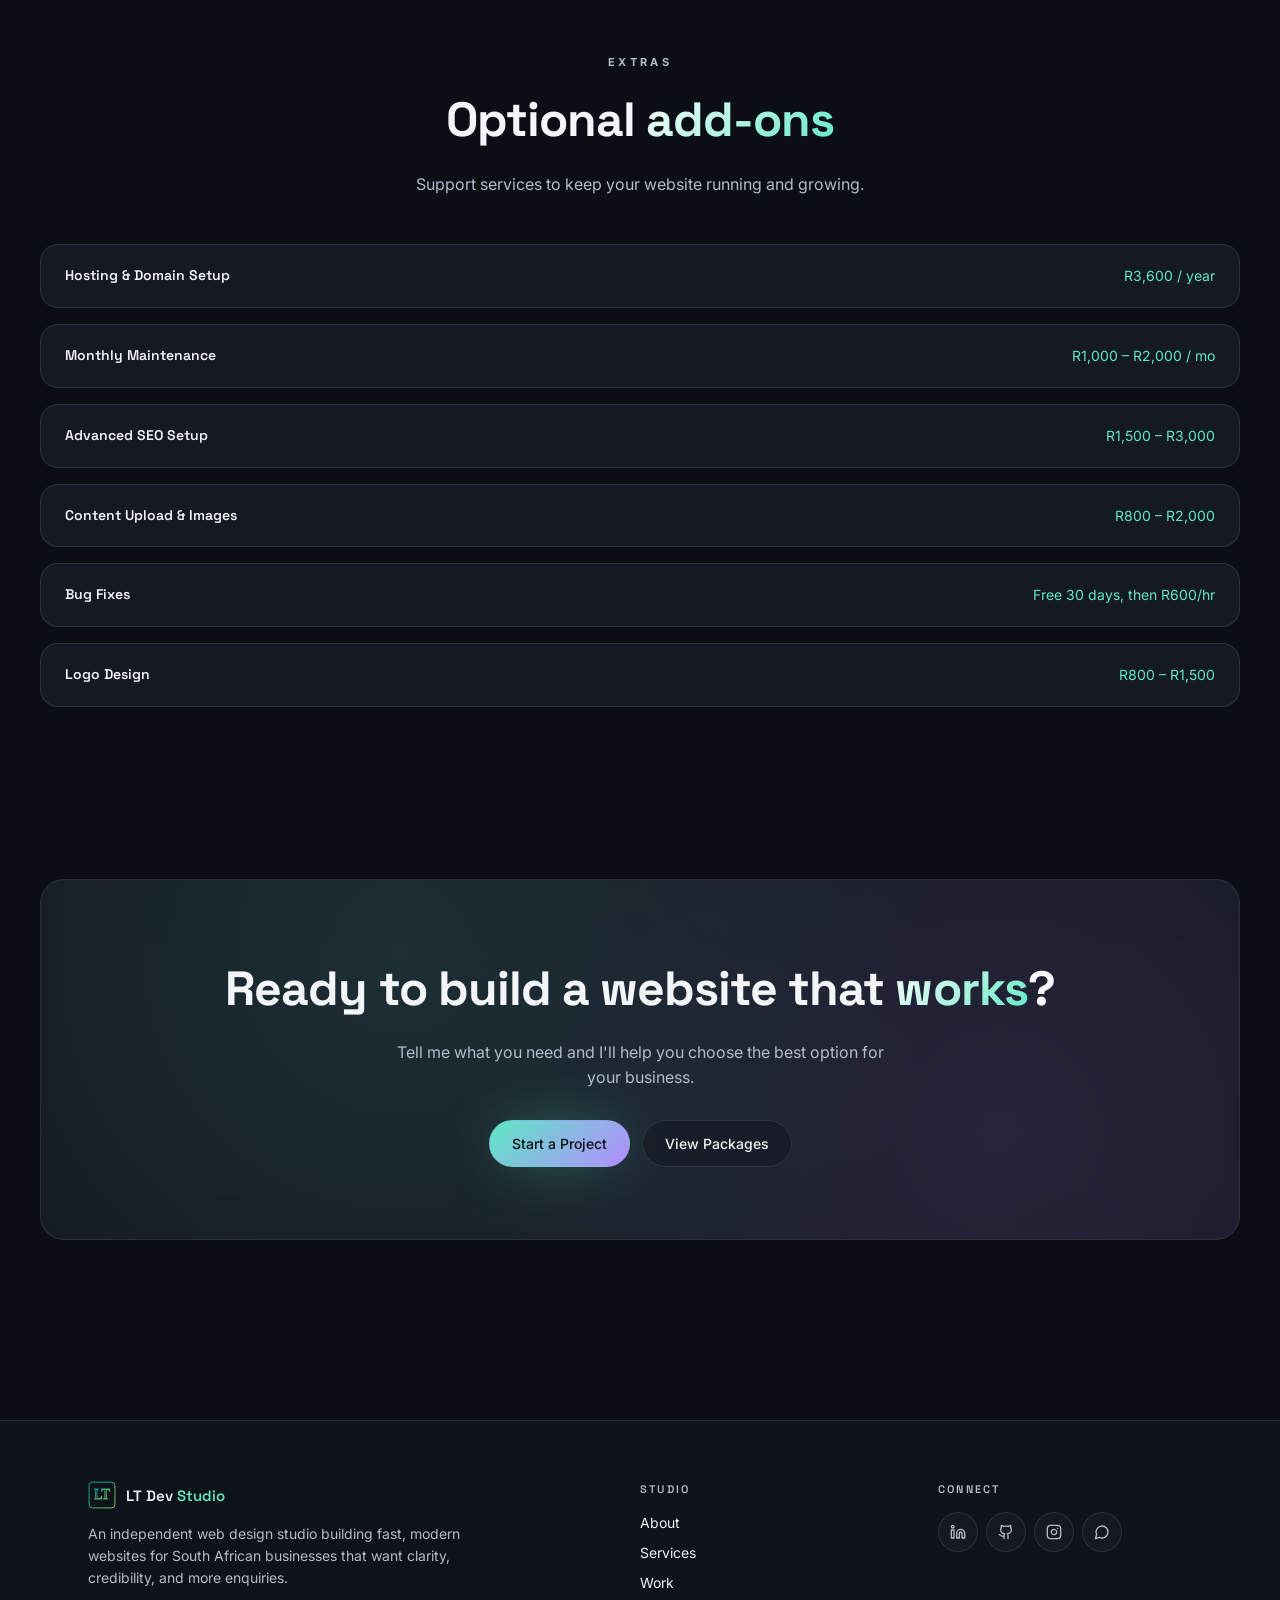
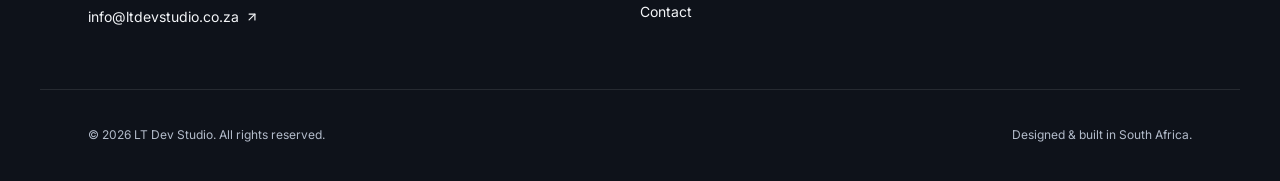
<file: services.html>
<!doctype html>
<html lang="en">
<head>
<meta charset="UTF-8" />
<meta name="viewport" content="width=device-width,initial-scale=1" />
<meta name="theme-color" content="#0b0e14" />
<link rel="icon" type="image/svg+xml" href="assets/mark-lt.svg" />
<link rel="preconnect" href="https://fonts.googleapis.com" />
<link rel="preconnect" href="https://fonts.gstatic.com" crossorigin />
<link rel="stylesheet" href="https://fonts.googleapis.com/css2?family=Space+Grotesk:wght@500;600;700&family=Inter:wght@400;500;600&display=swap" />
<link rel="stylesheet" href="assets/styles.css" />

<title>Services &amp; Pricing — LT Dev Studio</title>
<meta name="description" content="Web design packages and add-ons from LT Dev Studio. Clear pricing, fast delivery, and websites designed to turn visitors into enquiries." />
<meta property="og:title" content="Services &amp; Pricing — LT Dev Studio" />
<meta property="og:description" content="Web design packages tailored to South African businesses." />
</head>
<body>
<div id="page-loader">
  <img src="assets/mark-lt-outline.svg" alt="" />
  <div class="bar"><span></span></div>
  <p class="label">LT Dev Studio</p>
</div>

<header class="header">
  <nav class="container nav">
    <a class="brand" href="index.html" data-nav>
      <img src="assets/mark-lt-outline.svg" alt="" />
      <span>LT Dev <span class="accent">Studio</span></span>
    </a>
    <ul class="nav-links">
      <li><a href="index.html" data-nav>Home</a></li>
      <li><a href="about.html" data-nav>About</a></li>
      <li><a href="services.html" data-nav>Services</a></li>
      <li><a href="work.html" data-nav>Work</a></li>
      <li><a href="contact.html" data-nav>Contact</a></li>
    </ul>
    <a href="contact.html" class="btn btn-primary nav-cta">Get a Quote</a>
    <button class="nav-toggle" aria-label="Toggle menu" aria-expanded="false">
      <span data-icon="menu" class="i18" style="display:inline-flex"></span>
    </button>
  </nav>
</header>

<div class="mobile-nav" aria-hidden="true">
  <ul>
    <li><a href="index.html" data-nav>Home</a></li>
    <li><a href="about.html" data-nav>About</a></li>
    <li><a href="services.html" data-nav>Services</a></li>
    <li><a href="work.html" data-nav>Work</a></li>
    <li><a href="contact.html" data-nav>Contact</a></li>
    <li class="cta-wrap"><a href="contact.html">Get a Quote</a></li>
  </ul>
</div>

<main class="page-enter">
  <section class="container" style="padding:48px 0 60px;text-align:center">
    <div class="reveal"><span class="pill"><span data-icon="spark" class="i14" style="display:inline-flex"></span> Services &amp; pricing</span></div>
    <h1 class="reveal" style="font-size:clamp(40px,7vw,84px);font-weight:700;line-height:1.05;max-width:880px;margin:24px auto 0">Websites built to <span class="text-gradient">work for your business</span></h1>
    <p class="reveal" style="max-width:640px;margin:24px auto 0;color:var(--muted);font-size:17px">Clear pricing, fast delivery, and websites designed to turn visitors into enquiries.</p>
  </section>

  <section class="section container">
    <div class="section-head reveal">
      <p class="eyebrow">Packages</p>
      <h2>Website <span class="text-gradient">packages</span></h2>
      <p>Choose a starting point. Everything is tailored to your business.</p>
    </div>
    <div class="grid grid-4">
      <div class="pkg reveal">
        <div class="icon" style="width:44px;height:44px;border-radius:12px;display:grid;place-items:center;background:var(--gradient-primary);color:var(--primary-fg);margin-bottom:16px"><span data-icon="zap" class="i18" style="display:inline-flex"></span></div>
        <h3 style="font-size:20px;font-weight:600">Starter</h3>
        <p class="price">R1,500 – R2,500</p>
        <p style="color:var(--muted);font-size:14px;margin-top:8px">Perfect for a simple online presence, fast.</p>
        <ul>
          <li><span data-icon="check" style="display:inline-flex;width:15px;height:15px"></span> 1-page landing page</li>
          <li><span data-icon="check" style="display:inline-flex;width:15px;height:15px"></span> Mobile-friendly design</li>
          <li><span data-icon="check" style="display:inline-flex;width:15px;height:15px"></span> WhatsApp / contact button</li>
          <li><span data-icon="check" style="display:inline-flex;width:15px;height:15px"></span> Basic branding &amp; layout</li>
          <li><span data-icon="check" style="display:inline-flex;width:15px;height:15px"></span> Fast delivery</li>
        </ul>
        <a href="contact.html" class="btn btn-ghost" data-nav>Get started</a>
      </div>
      <div class="pkg featured reveal">
        <span class="badge">Most popular</span>
        <div class="icon" style="width:44px;height:44px;border-radius:12px;display:grid;place-items:center;background:var(--gradient-primary);color:var(--primary-fg);margin-bottom:16px"><span data-icon="spark" class="i18" style="display:inline-flex"></span></div>
        <h3 style="font-size:20px;font-weight:600">Basic</h3>
        <p class="price">R3,000 – R5,000</p>
        <p style="color:var(--muted);font-size:14px;margin-top:8px">A professional site to help your business stand out.</p>
        <ul>
          <li><span data-icon="check" style="display:inline-flex;width:15px;height:15px"></span> 3–5 pages</li>
          <li><span data-icon="check" style="display:inline-flex;width:15px;height:15px"></span> Mobile-responsive design</li>
          <li><span data-icon="check" style="display:inline-flex;width:15px;height:15px"></span> Contact form</li>
          <li><span data-icon="check" style="display:inline-flex;width:15px;height:15px"></span> Basic SEO setup</li>
          <li><span data-icon="check" style="display:inline-flex;width:15px;height:15px"></span> Google Analytics</li>
          <li><span data-icon="check" style="display:inline-flex;width:15px;height:15px"></span> Deployment</li>
        </ul>
        <a href="contact.html" class="btn btn-primary" data-nav>Get started</a>
      </div>
      <div class="pkg reveal">
        <div class="icon" style="width:44px;height:44px;border-radius:12px;display:grid;place-items:center;background:var(--gradient-primary);color:var(--primary-fg);margin-bottom:16px"><span data-icon="layers" class="i18" style="display:inline-flex"></span></div>
        <h3 style="font-size:20px;font-weight:600">Standard</h3>
        <p class="price">R6,000 – R10,000</p>
        <p style="color:var(--muted);font-size:14px;margin-top:8px">More functionality and control for growing businesses.</p>
        <ul>
          <li><span data-icon="check" style="display:inline-flex;width:15px;height:15px"></span> Up to 8 pages</li>
          <li><span data-icon="check" style="display:inline-flex;width:15px;height:15px"></span> Custom design tailored to brand</li>
          <li><span data-icon="check" style="display:inline-flex;width:15px;height:15px"></span> Admin panel / CMS</li>
          <li><span data-icon="check" style="display:inline-flex;width:15px;height:15px"></span> Catalogue or simple e-commerce</li>
          <li><span data-icon="check" style="display:inline-flex;width:15px;height:15px"></span> Automated forms</li>
          <li><span data-icon="check" style="display:inline-flex;width:15px;height:15px"></span> Performance optimization</li>
        </ul>
        <a href="contact.html" class="btn btn-ghost" data-nav>Get started</a>
      </div>
      <div class="pkg reveal">
        <div class="icon" style="width:44px;height:44px;border-radius:12px;display:grid;place-items:center;background:var(--gradient-primary);color:var(--primary-fg);margin-bottom:16px"><span data-icon="crown" class="i18" style="display:inline-flex"></span></div>
        <h3 style="font-size:20px;font-weight:600">Premium</h3>
        <p class="price">From R10,500</p>
        <p style="color:var(--muted);font-size:14px;margin-top:8px">Advanced custom systems or full e-commerce.</p>
        <ul>
          <li><span data-icon="check" style="display:inline-flex;width:15px;height:15px"></span> User accounts &amp; login</li>
          <li><span data-icon="check" style="display:inline-flex;width:15px;height:15px"></span> Online payments</li>
          <li><span data-icon="check" style="display:inline-flex;width:15px;height:15px"></span> Dashboards &amp; reporting</li>
          <li><span data-icon="check" style="display:inline-flex;width:15px;height:15px"></span> Advanced backend</li>
          <li><span data-icon="check" style="display:inline-flex;width:15px;height:15px"></span> API integrations</li>
          <li><span data-icon="check" style="display:inline-flex;width:15px;height:15px"></span> Full testing &amp; staging</li>
        </ul>
        <a href="contact.html" class="btn btn-ghost" data-nav>Get started</a>
      </div>
    </div>
  </section>

  <section class="section container">
    <div class="section-head reveal">
      <p class="eyebrow">Extras</p>
      <h2>Optional <span class="text-gradient">add-ons</span></h2>
      <p>Support services to keep your website running and growing.</p>
    </div>
    <div class="grid" style="grid-template-columns:1fr;gap:16px">
      <style>@media(min-width:640px){.addon-grid{grid-template-columns:repeat(2,1fr)}}@media(min-width:1024px){.addon-grid{grid-template-columns:repeat(3,1fr)}}</style>
    </div>
    <div class="grid addon-grid" style="grid-template-columns:1fr;gap:16px">
      <div class="addon reveal"><span class="name">Hosting &amp; Domain Setup</span><span class="pr">R3,600 / year</span></div>
      <div class="addon reveal"><span class="name">Monthly Maintenance</span><span class="pr">R1,000 – R2,000 / mo</span></div>
      <div class="addon reveal"><span class="name">Advanced SEO Setup</span><span class="pr">R1,500 – R3,000</span></div>
      <div class="addon reveal"><span class="name">Content Upload &amp; Images</span><span class="pr">R800 – R2,000</span></div>
      <div class="addon reveal"><span class="name">Bug Fixes</span><span class="pr">Free 30 days, then R600/hr</span></div>
      <div class="addon reveal"><span class="name">Logo Design</span><span class="pr">R800 – R1,500</span></div>
    </div>
  </section>

  <section class="container" style="padding:60px 0">
    <div class="cta reveal">
      <h3>Ready to build a website that <span class="text-gradient">works</span>?</h3>
      <p>Tell me what you need and I'll help you choose the best option for your business.</p>
      <div class="row">
        <a href="contact.html" class="btn btn-primary" data-nav>Start a Project</a>
        <a href="services.html" class="btn btn-ghost" data-nav>View Packages</a>
      </div>
    </div>
  </section>
</main>
<footer>
  <div class="container footer-grid">
    <div class="footer-brand">
      <a class="brand" href="index.html" data-nav>
        <img src="assets/mark-lt-outline.svg" alt="" />
        <span>LT Dev <span class="accent">Studio</span></span>
      </a>
      <p>An independent web design studio building fast, modern websites for South African businesses that want clarity, credibility, and more enquiries.</p>
      <a class="email" href="mailto:info@ltdevstudio.co.za">info@ltdevstudio.co.za <span data-icon="arrowUR" class="i14" style="display:inline-flex"></span></a>
    </div>
    <div>
      <h4>Studio</h4>
      <ul>
        <li><a href="about.html" data-nav>About</a></li>
        <li><a href="services.html" data-nav>Services</a></li>
        <li><a href="work.html" data-nav>Work</a></li>
        <li><a href="contact.html" data-nav>Contact</a></li>
      </ul>
    </div>
    <div>
      <h4>Connect</h4>
      <div class="socials">
        <a href="https://www.linkedin.com/in/laone-setlhoke-856503167" target="_blank" rel="noopener" aria-label="LinkedIn"><span data-icon="linkedin" class="i16" style="display:inline-flex"></span></a>
        <a href="https://github.com/tawheeda" target="_blank" rel="noopener" aria-label="GitHub"><span data-icon="github" class="i16" style="display:inline-flex"></span></a>
        <a href="https://www.instagram.com/lt.dev_studio" target="_blank" rel="noopener" aria-label="Instagram"><span data-icon="insta" class="i16" style="display:inline-flex"></span></a>
        <a href="https://wa.me/27754875016" target="_blank" rel="noopener" aria-label="WhatsApp"><span data-icon="whats" class="i16" style="display:inline-flex"></span></a>
      </div>
    </div>
  </div>
  <div class="container footer-bottom">
    <p>© <span id="year"></span> LT Dev Studio. All rights reserved.</p>
    <p>Designed &amp; built in South Africa.</p>
  </div>
</footer>
<script src="assets/icons.js"></script>
<script src="assets/app.js"></script>
</body>
</html>
</file>
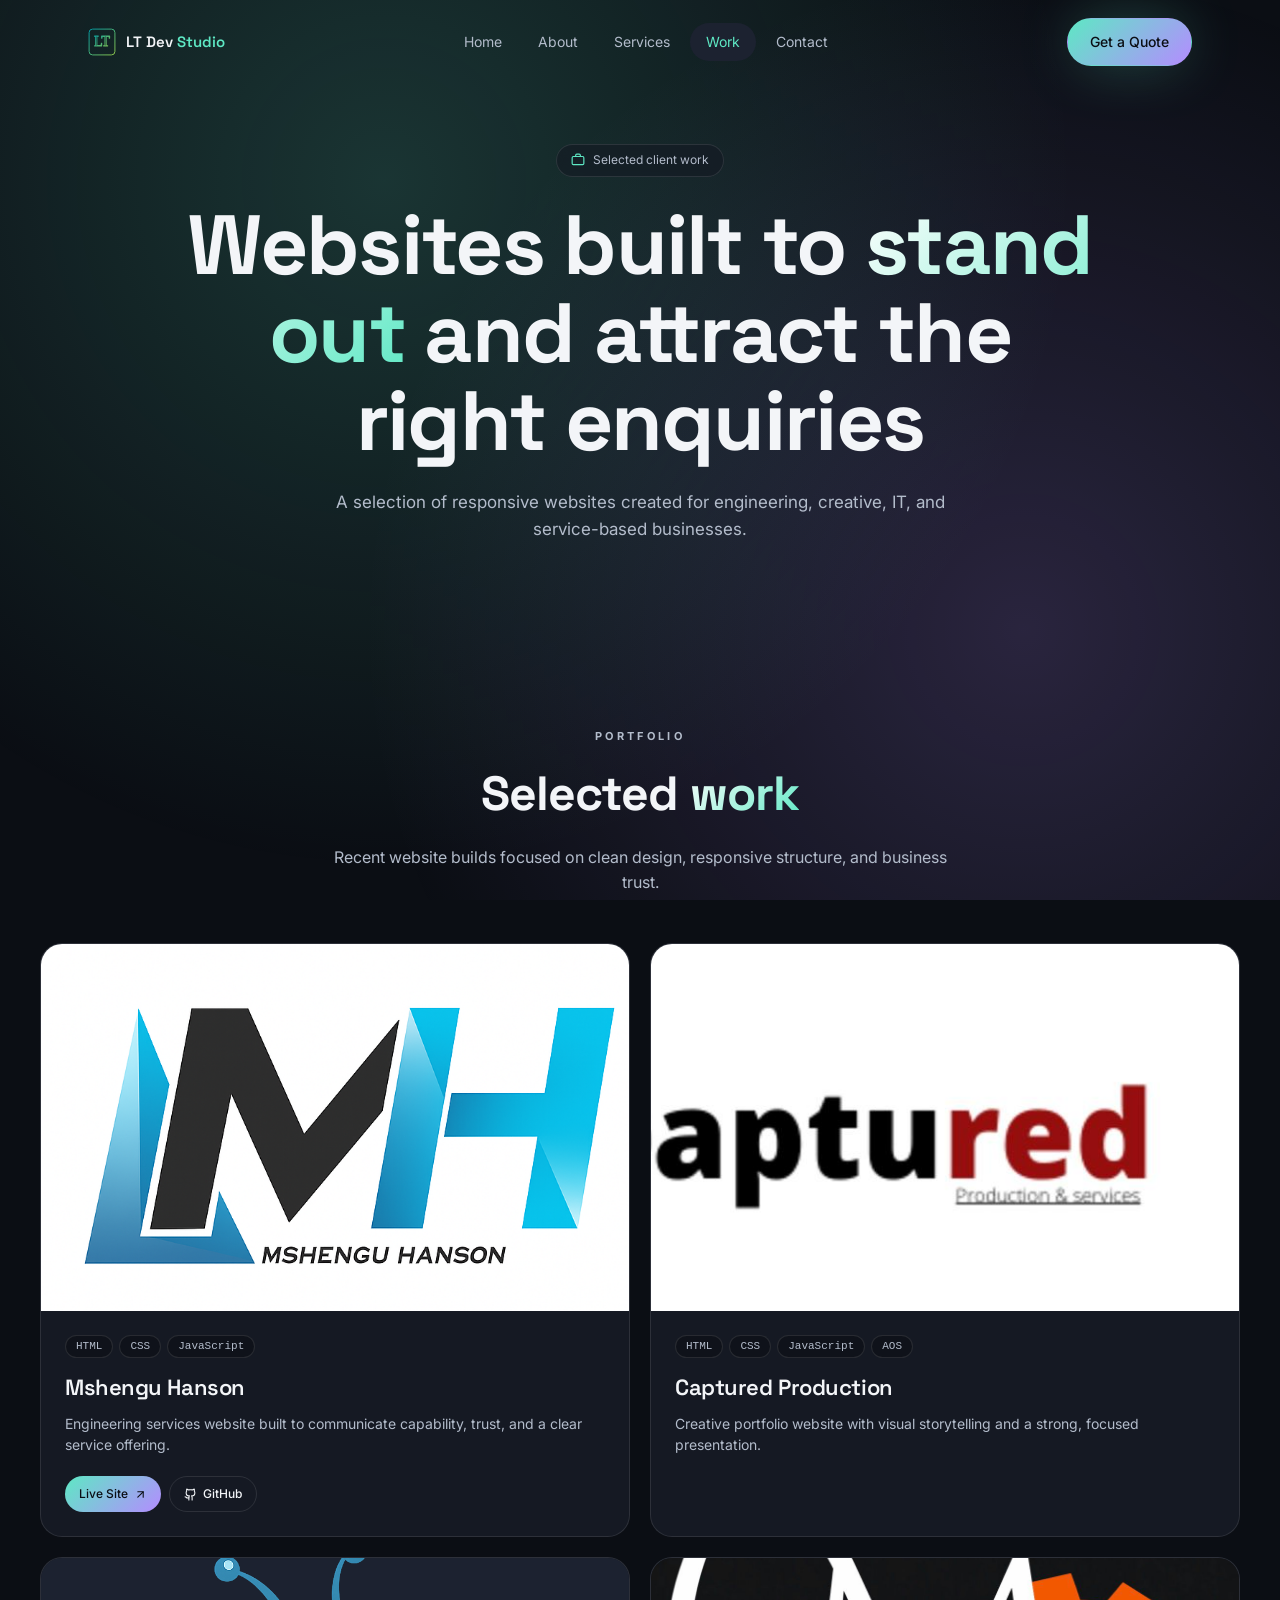
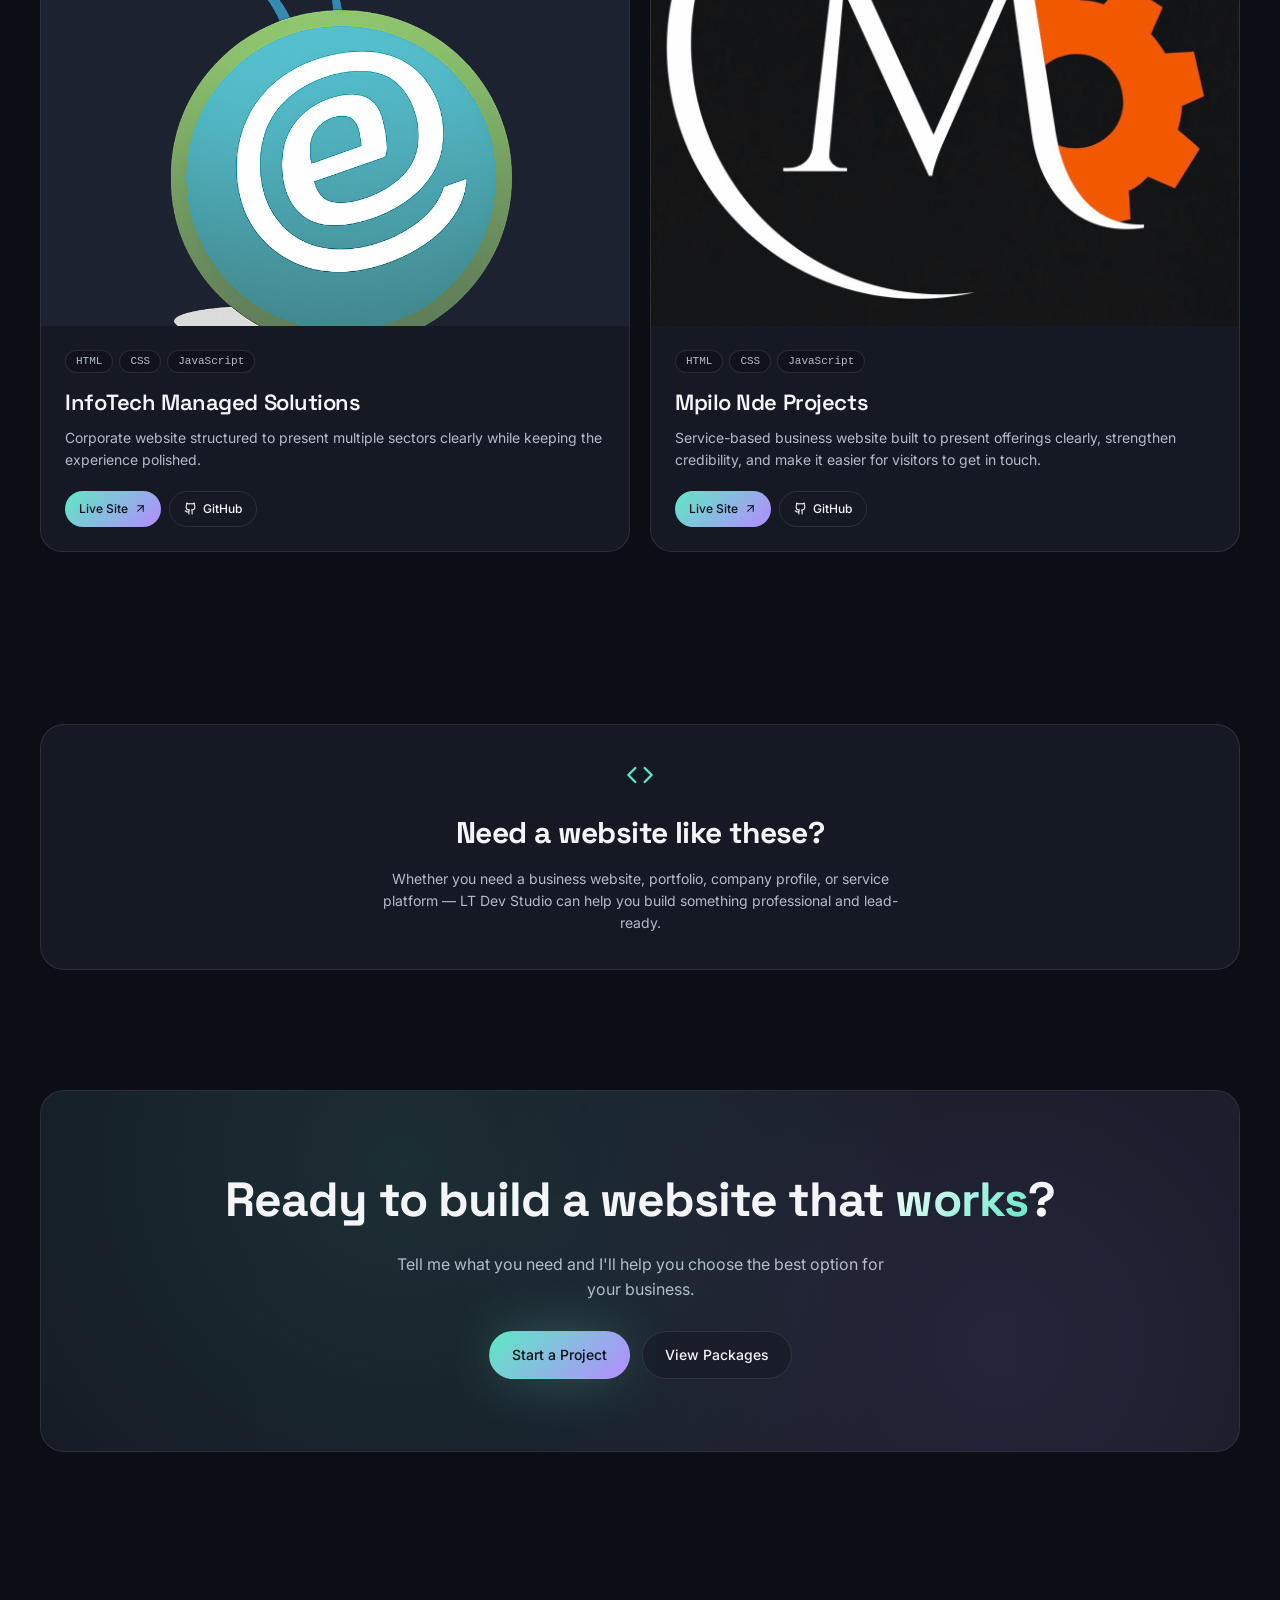
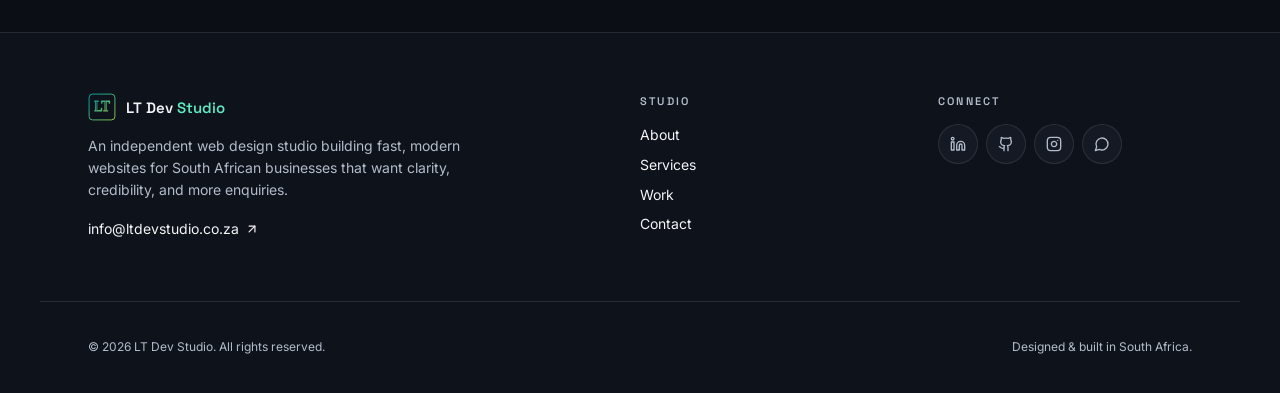
<file: work.html>
<!doctype html>
<html lang="en">
<head>
<meta charset="UTF-8" />
<meta name="viewport" content="width=device-width,initial-scale=1" />
<meta name="theme-color" content="#0b0e14" />
<link rel="icon" type="image/svg+xml" href="assets/mark-lt.svg" />
<link rel="preconnect" href="https://fonts.googleapis.com" />
<link rel="preconnect" href="https://fonts.gstatic.com" crossorigin />
<link rel="stylesheet" href="https://fonts.googleapis.com/css2?family=Space+Grotesk:wght@500;600;700&family=Inter:wght@400;500;600&display=swap" />
<link rel="stylesheet" href="assets/styles.css" />

<title>Selected Work — LT Dev Studio</title>
<meta name="description" content="A selection of responsive websites built by LT Dev Studio for engineering, creative, IT, and service-based businesses." />
<meta property="og:title" content="Selected Work — LT Dev Studio" />
<meta property="og:description" content="Recent websites built for South African businesses." />
<meta property="og:image" content="assets/mshengu.png" />
</head>
<body>
<div id="page-loader">
  <img src="assets/mark-lt-outline.svg" alt="" />
  <div class="bar"><span></span></div>
  <p class="label">LT Dev Studio</p>
</div>

<header class="header">
  <nav class="container nav">
    <a class="brand" href="index.html" data-nav>
      <img src="assets/mark-lt-outline.svg" alt="" />
      <span>LT Dev <span class="accent">Studio</span></span>
    </a>
    <ul class="nav-links">
      <li><a href="index.html" data-nav>Home</a></li>
      <li><a href="about.html" data-nav>About</a></li>
      <li><a href="services.html" data-nav>Services</a></li>
      <li><a href="work.html" data-nav>Work</a></li>
      <li><a href="contact.html" data-nav>Contact</a></li>
    </ul>
    <a href="contact.html" class="btn btn-primary nav-cta">Get a Quote</a>
    <button class="nav-toggle" aria-label="Toggle menu" aria-expanded="false">
      <span data-icon="menu" class="i18" style="display:inline-flex"></span>
    </button>
  </nav>
</header>

<div class="mobile-nav" aria-hidden="true">
  <ul>
    <li><a href="index.html" data-nav>Home</a></li>
    <li><a href="about.html" data-nav>About</a></li>
    <li><a href="services.html" data-nav>Services</a></li>
    <li><a href="work.html" data-nav>Work</a></li>
    <li><a href="contact.html" data-nav>Contact</a></li>
    <li class="cta-wrap"><a href="contact.html">Get a Quote</a></li>
  </ul>
</div>

<main class="page-enter">
  <section class="container" style="padding:48px 0 60px;text-align:center">
    <div class="reveal"><span class="pill"><span data-icon="brief" class="i14" style="display:inline-flex"></span> Selected client work</span></div>
    <h1 class="reveal" style="font-size:clamp(40px,7vw,84px);font-weight:700;line-height:1.05;max-width:920px;margin:24px auto 0">Websites built to <span class="text-gradient">stand out</span> and attract the right enquiries</h1>
    <p class="reveal" style="max-width:640px;margin:24px auto 0;color:var(--muted);font-size:17px">A selection of responsive websites created for engineering, creative, IT, and service-based businesses.</p>
  </section>

  <section class="section container">
    <div class="section-head reveal">
      <p class="eyebrow">Portfolio</p>
      <h2>Selected <span class="text-gradient">work</span></h2>
      <p>Recent website builds focused on clean design, responsive structure, and business trust.</p>
    </div>
    <div class="grid grid-2">
      <article class="project reveal">
        <div class="thumb"><img src="assets/mshengu.png" alt="Mshengu Hanson website" loading="lazy" /></div>
        <div class="body">
          <div class="tags"><span class="tag">HTML</span><span class="tag">CSS</span><span class="tag">JavaScript</span></div>
          <h3>Mshengu Hanson</h3>
          <p>Engineering services website built to communicate capability, trust, and a clear service offering.</p>
          <div class="links">
            <a class="live" href="https://mshengu-hanson.co.za" target="_blank" rel="noopener">Live Site <span data-icon="arrowUR" style="display:inline-flex;width:13px;height:13px"></span></a>
            <a class="repo" href="https://github.com/tawheeda/mshengu_hanson" target="_blank" rel="noopener"><span data-icon="github" style="display:inline-flex;width:13px;height:13px"></span> GitHub</a>
          </div>
        </div>
      </article>
      <article class="project reveal">
        <div class="thumb"><img src="assets/captured_resized.jpg" alt="Captured Production website" loading="lazy" /></div>
        <div class="body">
          <div class="tags"><span class="tag">HTML</span><span class="tag">CSS</span><span class="tag">JavaScript</span><span class="tag">AOS</span></div>
          <h3>Captured Production</h3>
          <p>Creative portfolio website with visual storytelling and a strong, focused presentation.</p>
        </div>
      </article>
      <article class="project reveal">
        <div class="thumb"><img src="assets/itms.png" alt="InfoTech Managed Solutions website" loading="lazy" /></div>
        <div class="body">
          <div class="tags"><span class="tag">HTML</span><span class="tag">CSS</span><span class="tag">JavaScript</span></div>
          <h3>InfoTech Managed Solutions</h3>
          <p>Corporate website structured to present multiple sectors clearly while keeping the experience polished.</p>
          <div class="links">
            <a class="live" href="https://infotechms.co.za" target="_blank" rel="noopener">Live Site <span data-icon="arrowUR" style="display:inline-flex;width:13px;height:13px"></span></a>
            <a class="repo" href="https://github.com/tawheeda/itechms" target="_blank" rel="noopener"><span data-icon="github" style="display:inline-flex;width:13px;height:13px"></span> GitHub</a>
          </div>
        </div>
      </article>
      <article class="project reveal">
        <div class="thumb"><img src="assets/logo.jpeg" alt="Mpilo Nde Projects website" loading="lazy" /></div>
        <div class="body">
          <div class="tags"><span class="tag">HTML</span><span class="tag">CSS</span><span class="tag">JavaScript</span></div>
          <h3>Mpilo Nde Projects</h3>
          <p>Service-based business website built to present offerings clearly, strengthen credibility, and make it easier for visitors to get in touch.</p>
          <div class="links">
            <a class="live" href="https://mpilondeprojects.co.za/" target="_blank" rel="noopener">Live Site <span data-icon="arrowUR" style="display:inline-flex;width:13px;height:13px"></span></a>
            <a class="repo" href="https://github.com/tawheeda/mpilonde" target="_blank" rel="noopener"><span data-icon="github" style="display:inline-flex;width:13px;height:13px"></span> GitHub</a>
          </div>
        </div>
      </article>
    </div>
  </section>

  <section class="container" style="padding:60px 0">
    <div class="reveal" style="background:var(--surface);border:1px solid var(--border);border-radius:24px;padding:36px;text-align:center">
      <span data-icon="code" style="display:inline-flex;width:28px;height:28px;color:var(--primary)"></span>
      <h3 style="margin-top:14px;font-size:clamp(22px,3vw,30px);font-weight:700">Need a website like these?</h3>
      <p style="margin:12px auto 0;max-width:520px;color:var(--muted);font-size:14px">Whether you need a business website, portfolio, company profile, or service platform — LT Dev Studio can help you build something professional and lead-ready.</p>
    </div>
  </section>

  <section class="container" style="padding:60px 0">
    <div class="cta reveal">
      <h3>Ready to build a website that <span class="text-gradient">works</span>?</h3>
      <p>Tell me what you need and I'll help you choose the best option for your business.</p>
      <div class="row">
        <a href="contact.html" class="btn btn-primary" data-nav>Start a Project</a>
        <a href="services.html" class="btn btn-ghost" data-nav>View Packages</a>
      </div>
    </div>
  </section>
</main>
<footer>
  <div class="container footer-grid">
    <div class="footer-brand">
      <a class="brand" href="index.html" data-nav>
        <img src="assets/mark-lt-outline.svg" alt="" />
        <span>LT Dev <span class="accent">Studio</span></span>
      </a>
      <p>An independent web design studio building fast, modern websites for South African businesses that want clarity, credibility, and more enquiries.</p>
      <a class="email" href="mailto:info@ltdevstudio.co.za">info@ltdevstudio.co.za <span data-icon="arrowUR" class="i14" style="display:inline-flex"></span></a>
    </div>
    <div>
      <h4>Studio</h4>
      <ul>
        <li><a href="about.html" data-nav>About</a></li>
        <li><a href="services.html" data-nav>Services</a></li>
        <li><a href="work.html" data-nav>Work</a></li>
        <li><a href="contact.html" data-nav>Contact</a></li>
      </ul>
    </div>
    <div>
      <h4>Connect</h4>
      <div class="socials">
        <a href="https://www.linkedin.com/in/laone-setlhoke-856503167" target="_blank" rel="noopener" aria-label="LinkedIn"><span data-icon="linkedin" class="i16" style="display:inline-flex"></span></a>
        <a href="https://github.com/tawheeda" target="_blank" rel="noopener" aria-label="GitHub"><span data-icon="github" class="i16" style="display:inline-flex"></span></a>
        <a href="https://www.instagram.com/lt.dev_studio" target="_blank" rel="noopener" aria-label="Instagram"><span data-icon="insta" class="i16" style="display:inline-flex"></span></a>
        <a href="https://wa.me/27754875016" target="_blank" rel="noopener" aria-label="WhatsApp"><span data-icon="whats" class="i16" style="display:inline-flex"></span></a>
      </div>
    </div>
  </div>
  <div class="container footer-bottom">
    <p>© <span id="year"></span> LT Dev Studio. All rights reserved.</p>
    <p>Designed &amp; built in South Africa.</p>
  </div>
</footer>
<script src="assets/icons.js"></script>
<script src="assets/app.js"></script>
</body>
</html>
</file>
<file: assets/styles.css>
/* LT Dev Studio — cleaned responsive CSS */

/* ================================
   Variables
================================ */
:root{
  --bg:#f6f8fb;
  --fg:#111827;
  --surface:#ffffff;
  --surface-2:#eef2f7;
  --muted:#4b5563;
  --border:rgba(17,24,39,.12);
  --input:rgba(17,24,39,.16);
  --primary:#0f9f7a;
  --primary-2:#16b892;
  --primary-fg:#ffffff;
  --accent:#6d5dfc;
  --radius:14px;
  --site-gutter:clamp(24px,5vw,48px);
  --shadow-glow:0 0 50px -18px rgba(15,159,122,.45);
  --shadow-card:0 12px 30px -18px rgba(15,23,42,.25);
  --gradient-primary:linear-gradient(135deg,#16c79a,#6d5dfc);
  --gradient-text:linear-gradient(135deg,#111827,#047857);
  --gradient-radial:
    radial-gradient(circle at 30% 20%, rgba(22,199,154,.16), transparent 60%),
    radial-gradient(circle at 80% 70%, rgba(109,93,252,.14), transparent 55%);
  --font-display:"Space Grotesk", ui-sans-serif, system-ui, sans-serif;
  --font-body:"Inter", ui-sans-serif, system-ui, sans-serif;
  --ease:cubic-bezier(.22,1,.36,1);
}

/* Phone light mode = website dark */
@media (prefers-color-scheme: light){
  :root{
    --bg:#0b0e14;
    --fg:#f3f5f8;
    --surface:#151923;
    --surface-2:#1c2230;
    --muted:#b3bccb;
    --border:rgba(255,255,255,.1);
    --input:rgba(255,255,255,.14);
    --primary:#5ee8c4;
    --primary-2:#7df0d6;
    --primary-fg:#0b0e14;
    --accent:#b48cff;
    --shadow-glow:0 0 60px -10px rgba(94,232,196,.45);
    --shadow-card:0 10px 30px -15px rgba(0,0,0,.55);
    --gradient-primary:linear-gradient(135deg,#5ee8c4,#b48cff);
    --gradient-text:linear-gradient(135deg,#ffffff,#5ee8c4);
    --gradient-radial:
      radial-gradient(circle at 30% 20%, rgba(94,232,196,.18), transparent 60%),
      radial-gradient(circle at 80% 70%, rgba(180,140,255,.18), transparent 55%);
  }
}

/* Phone dark mode = website light */
@media (prefers-color-scheme: dark){
  :root{
    --bg:#f6f8fb;
    --fg:#111827;
    --surface:#ffffff;
    --surface-2:#eef2f7;
    --muted:#4b5563;
    --border:rgba(17,24,39,.12);
    --input:rgba(17,24,39,.16);
    --primary:#0f9f7a;
    --primary-2:#16b892;
    --primary-fg:#ffffff;
    --accent:#6d5dfc;
    --shadow-glow:0 0 50px -18px rgba(15,159,122,.45);
    --shadow-card:0 12px 30px -18px rgba(15,23,42,.25);
    --gradient-primary:linear-gradient(135deg,#16c79a,#6d5dfc);
    --gradient-text:linear-gradient(135deg,#111827,#047857);
    --gradient-radial:
      radial-gradient(circle at 30% 20%, rgba(22,199,154,.16), transparent 60%),
      radial-gradient(circle at 80% 70%, rgba(109,93,252,.14), transparent 55%);
  }
}

/* ================================
   Base
================================ */
*,*::before,*::after{box-sizing:border-box}
*{border-color:var(--border)}
html{scroll-behavior:smooth}
body{
  margin:0;
  background:var(--bg);
  color:var(--fg);
  font-family:var(--font-body);
  -webkit-font-smoothing:antialiased;
  text-rendering:optimizeLegibility;
  overflow-x:hidden;
  line-height:1.55;
}
body::before{
  content:"";
  position:fixed;
  inset:0;
  background:var(--gradient-radial);
  pointer-events:none;
  z-index:0;
}
h1,h2,h3,h4{
  font-family:var(--font-display);
  letter-spacing:-0.02em;
  margin:0;
}
a{color:inherit;text-decoration:none}
img{display:block;max-width:100%}
button{font-family:inherit}
::selection{background:var(--primary);color:var(--primary-fg)}
::-webkit-scrollbar{width:10px;height:10px}
::-webkit-scrollbar-track{background:var(--bg)}
::-webkit-scrollbar-thumb{background:var(--surface-2);border-radius:10px}
::-webkit-scrollbar-thumb:hover{background:var(--primary)}

main{
  position:relative;
  z-index:1;
  padding-top:96px;
  overflow-x:hidden;
}

.container{
  width:100%;
  max-width:1200px;
  margin-left:auto;
  margin-right:auto;
  padding-left:var(--site-gutter);
  padding-right:var(--site-gutter);
}

/* ================================
   Utility
================================ */
.text-gradient{
  background:var(--gradient-text);
  -webkit-background-clip:text;
  background-clip:text;
  color:transparent;
}
.bg-grad{background:var(--gradient-primary)}
.shadow-glow{box-shadow:var(--shadow-glow)}
.shadow-card{box-shadow:var(--shadow-card)}
.glass{
  background:rgba(255,255,255,.72);
  backdrop-filter:blur(20px) saturate(180%);
  -webkit-backdrop-filter:blur(20px) saturate(180%);
  border:1px solid var(--border);
}
@media (prefers-color-scheme: light){
  .glass{background:rgba(21,25,35,.72)}
}
.muted{color:var(--muted)}
.eyebrow{
  font-size:11px;
  font-weight:700;
  letter-spacing:.3em;
  text-transform:uppercase;
  color:var(--primary);
  margin:0 0 12px;
}
.pill{
  display:inline-flex;
  align-items:center;
  gap:8px;
  border:1px solid var(--border);
  background:rgba(255,255,255,.72);
  padding:6px 14px;
  border-radius:999px;
  font-size:12px;
  color:var(--muted);
  backdrop-filter:blur(8px);
}
@media (prefers-color-scheme: light){
  .pill{background:rgba(21,25,35,.6)}
}
.pill svg{color:var(--primary)}

/* ================================
   Buttons
================================ */
.btn{
  display:inline-flex;
  align-items:center;
  gap:8px;
  padding:12px 22px;
  border-radius:999px;
  font-size:14px;
  font-weight:500;
  border:1px solid transparent;
  cursor:pointer;
  transition:transform .25s var(--ease),background .2s,border-color .2s,color .2s;
}
.btn-primary{
  background:var(--gradient-primary);
  color:var(--primary-fg);
  box-shadow:var(--shadow-glow);
}
.btn-primary:hover{transform:scale(1.03)}
.btn-ghost{
  border-color:var(--border);
  background:rgba(255,255,255,.72);
  color:var(--fg);
  backdrop-filter:blur(8px);
}
@media (prefers-color-scheme: light){
  .btn-ghost{background:rgba(21,25,35,.6)}
}
.btn-ghost:hover{border-color:var(--primary);color:var(--primary)}
.btn svg{transition:transform .2s}
.btn:hover svg{transform:translateX(2px)}

/* ================================
   Header
================================ */
.header{
  position:fixed;
  inset:0 0 auto 0;
  z-index:50;
  padding:18px 0;
  transition:all .4s var(--ease);
  background:transparent;
}
.header.scrolled{
  padding:10px 0;
  background:rgba(255,255,255,.78);
  backdrop-filter:blur(20px) saturate(180%);
  -webkit-backdrop-filter:blur(20px) saturate(180%);
  border-bottom:1px solid var(--border);
  box-shadow:var(--shadow-card);
}
@media (prefers-color-scheme: light){
  .header.scrolled{background:rgba(21,25,35,.72)}
}
.nav{
  display:flex;
  align-items:center;
  justify-content:space-between;
  gap:16px;
}
.brand{
  display:flex;
  align-items:center;
  gap:10px;
}
.brand img{
  height:28px;
  width:28px;
  transition:transform .3s var(--ease);
}
.brand:hover img{transform:rotate(12deg)}
.brand span{
  font-family:var(--font-display);
  font-weight:600;
  font-size:15px;
}
.brand .accent{color:var(--primary)}

.nav-links{
  display:none;
  list-style:none;
  margin:0;
  padding:0;
  gap:4px;
  align-items:center;
}
.nav-links a{
  position:relative;
  display:block;
  padding:8px 16px;
  border-radius:999px;
  font-size:14px;
  color:var(--muted);
  transition:color .2s;
}
.nav-links a:hover{color:var(--fg)}
.nav-links a.active{color:var(--primary)}
.nav-links a.active::before{
  content:"";
  position:absolute;
  inset:0;
  border-radius:999px;
  background:var(--surface-2);
  z-index:-1;
}
.nav-cta{display:none}
.nav-toggle{
  display:grid;
  place-items:center;
  width:40px;
  height:40px;
  border-radius:999px;
  border:1px solid var(--border);
  background:var(--surface);
  color:var(--fg);
  cursor:pointer;
}
@media(min-width:900px){
  .nav-links{display:flex}
  .nav-cta{display:inline-flex}
  .nav-toggle{display:none}
}

/* ================================
   Mobile drawer
================================ */
.mobile-nav{
  position:fixed;
  inset:0;
  z-index:40;
  background:rgba(246,248,251,.94);
  backdrop-filter:blur(20px);
  opacity:0;
  pointer-events:none;
  transition:opacity .25s;
}
@media (prefers-color-scheme: light){
  .mobile-nav{background:rgba(11,14,20,.9)}
}
.mobile-nav.open{
  opacity:1;
  pointer-events:auto;
}
.mobile-nav ul{
  list-style:none;
  margin:0;
  padding:32px;
  height:100%;
  display:flex;
  flex-direction:column;
  align-items:center;
  justify-content:center;
  gap:8px;
}
.mobile-nav li{
  width:100%;
  opacity:0;
  transform:translateY(20px);
  transition:opacity .4s var(--ease),transform .4s var(--ease);
}
.mobile-nav.open li{opacity:1;transform:none}
.mobile-nav.open li:nth-child(1){transition-delay:.1s}
.mobile-nav.open li:nth-child(2){transition-delay:.16s}
.mobile-nav.open li:nth-child(3){transition-delay:.22s}
.mobile-nav.open li:nth-child(4){transition-delay:.28s}
.mobile-nav.open li:nth-child(5){transition-delay:.34s}
.mobile-nav.open li:nth-child(6){transition-delay:.42s}
.mobile-nav a{
  display:block;
  width:100%;
  text-align:center;
  padding:20px;
  border-radius:18px;
  font-family:var(--font-display);
  font-size:30px;
  font-weight:600;
  color:var(--fg);
}
.mobile-nav a.active{color:var(--primary)}
.mobile-nav .cta-wrap{
  max-width:280px;
  margin-top:24px;
}
.mobile-nav .cta-wrap a{
  background:var(--gradient-primary);
  color:var(--primary-fg);
  font-size:16px;
  padding:18px;
  border-radius:999px;
  box-shadow:var(--shadow-glow);
}
body.no-scroll{overflow:hidden}

/* ================================
   Reveal
================================ */
.reveal{
  opacity:0;
  transform:translateY(24px);
  transition:opacity .8s var(--ease),transform .8s var(--ease);
}
.reveal.in{
  opacity:1;
  transform:none;
}

/* ================================
   Hero
================================ */
.hero{
  position:relative;
  padding:48px 0 120px;
  text-align:center;
}
@media(min-width:768px){
  .hero{padding:80px 0 160px}
}
.hero h1{
  font-size:clamp(40px,7vw,88px);
  font-weight:700;
  line-height:1.05;
  max-width:880px;
  margin:24px auto 0;
}
.hero p.lead{
  max-width:640px;
  margin:24px auto 0;
  color:var(--muted);
  font-size:17px;
}
.hero-ctas{
  margin-top:36px;
  display:flex;
  flex-wrap:wrap;
  gap:12px;
  justify-content:center;
}
.hero-mark{
  position:absolute;
  left:50%;
  top:50%;
  transform:translate(-50%,-50%);
  width:min(600px,90vw);
  height:auto;
  opacity:.06;
  pointer-events:none;
  z-index:-1;
}
.hero-pills{
  margin-top:60px;
  display:grid;
  gap:12px;
  max-width:920px;
  margin-inline:auto;
}
@media(min-width:640px){
  .hero-pills{grid-template-columns:repeat(3,1fr)}
}
.hero-pill{
  padding:20px;
  border-radius:18px;
}
.hero-pill .icon{
  width:40px;
  height:40px;
  border-radius:12px;
  display:grid;
  place-items:center;
  background:var(--gradient-primary);
  color:var(--primary-fg);
  margin-bottom:12px;
}
.hero-pill h4{
  font-size:14px;
  font-weight:600;
}
.hero-pill p{
  margin:6px 0 0;
  font-size:12px;
  color:var(--muted);
}

/* ================================
   Sections
================================ */
.section{
  padding:80px 0;
  overflow-x:hidden;
}
@media(min-width:768px){
  .section{padding:112px 0}
}
.section-head{
  max-width:640px;
  margin:0 auto 48px;
  text-align:center;
}
.section-head h2{
  font-size:clamp(28px,4vw,48px);
  font-weight:700;
}
.section-head p{
  margin-top:14px;
  color:var(--muted);
}

/* ================================
   Cards / grids
================================ */
.grid{
  display:grid;
  gap:20px;
  width:100%;
}
.grid-3{grid-template-columns:1fr}
@media(min-width:768px){
  .grid-3{grid-template-columns:repeat(3,1fr)}
}
.grid-2{grid-template-columns:1fr}
@media(min-width:768px){
  .grid-2{grid-template-columns:repeat(2,1fr)}
}
.grid-4{grid-template-columns:1fr}
@media(min-width:640px){
  .grid-4{grid-template-columns:repeat(2,1fr)}
}
@media(min-width:1024px){
  .grid-4{grid-template-columns:repeat(4,1fr)}
}

.card{
  position:relative;
  background:var(--surface);
  border:1px solid var(--border);
  border-radius:18px;
  padding:28px;
  height:100%;
  transition:transform .3s var(--ease),border-color .3s,box-shadow .3s;
}
.card:hover{
  transform:translateY(-4px);
  border-color:rgba(94,232,196,.5);
  box-shadow:var(--shadow-glow);
}
.card .icon{
  width:44px;
  height:44px;
  border-radius:12px;
  display:grid;
  place-items:center;
  background:var(--gradient-primary);
  color:var(--primary-fg);
  margin-bottom:16px;
}
.card h3{
  font-size:18px;
  font-weight:600;
}
.card p{
  margin:8px 0 0;
  color:var(--muted);
  font-size:14px;
}

.value-card{
  position:relative;
  overflow:hidden;
}
.value-card .tag{
  position:absolute;
  right:12px;
  top:12px;
  font-family:var(--font-display);
  font-size:72px;
  font-weight:700;
  color:rgba(94,232,196,.08);
  line-height:1;
  pointer-events:none;
}
.value-card h3{font-size:20px}

/* ================================
   Testimonials
================================ */
.t-card{
  display:flex;
  flex-direction:column;
  height:100%;
  padding:28px;
  border-radius:18px;
  background:var(--surface);
  border:1px solid var(--border);
}
.t-card .q{color:var(--primary)}
.t-card .quote{
  margin:14px 0 0;
  font-size:14px;
  line-height:1.6;
  flex:1;
}
.t-card .who{
  margin-top:24px;
  padding-top:16px;
  border-top:1px solid var(--border);
}
.t-card .who p{
  margin:0;
  font-family:var(--font-display);
  font-weight:600;
  font-size:14px;
}
.t-card .who small{
  color:var(--muted);
  font-size:12px;
}

/* ================================
   Process
================================ */
.process-card{
  padding:24px;
  border-radius:18px;
  background:var(--surface);
  border:1px solid var(--border);
  height:100%;
}
.process-card .step{
  font-family:ui-monospace,monospace;
  font-size:12px;
  color:var(--primary);
}
.process-card .icon{margin:16px 0}

/* ================================
   Packages
================================ */
.pkg{
  position:relative;
  display:flex;
  flex-direction:column;
  height:100%;
  background:var(--surface);
  border:1px solid var(--border);
  border-radius:18px;
  padding:28px;
  transition:transform .3s var(--ease),border-color .3s;
}
.pkg:hover{
  transform:translateY(-4px);
  border-color:rgba(94,232,196,.4);
}
.pkg.featured{
  border-color:rgba(94,232,196,.6);
  box-shadow:var(--shadow-glow);
}
.pkg .badge{
  position:absolute;
  top:-12px;
  left:50%;
  transform:translateX(-50%);
  background:var(--gradient-primary);
  color:var(--primary-fg);
  padding:4px 12px;
  border-radius:999px;
  font-size:10px;
  font-weight:700;
  letter-spacing:.1em;
  text-transform:uppercase;
  white-space:nowrap;
}
.pkg .price{
  margin-top:6px;
  font-family:var(--font-display);
  font-size:22px;
  font-weight:700;
  color:var(--primary);
}
.pkg ul{
  list-style:none;
  margin:20px 0 0;
  padding:20px 0 0;
  border-top:1px solid var(--border);
  flex:1;
  display:flex;
  flex-direction:column;
  gap:10px;
}
.pkg li{
  display:flex;
  gap:8px;
  font-size:14px;
  color:var(--muted);
}
.pkg li svg{
  flex-shrink:0;
  margin-top:2px;
  color:var(--primary);
}
.pkg .btn{
  margin-top:24px;
  width:100%;
  justify-content:center;
}

/* ================================
   Addons
================================ */
.addon{
  display:flex;
  justify-content:space-between;
  align-items:center;
  gap:16px;
  background:var(--surface);
  border:1px solid var(--border);
  border-radius:18px;
  padding:20px 24px;
  transition:border-color .25s;
}
.addon:hover{border-color:rgba(94,232,196,.5)}
.addon .name{
  font-family:var(--font-display);
  font-weight:600;
  font-size:14px;
}
.addon .pr{
  color:var(--primary);
  font-size:14px;
}

/* ================================
   Work
================================ */
.project{
  background:var(--surface);
  border:1px solid var(--border);
  border-radius:22px;
  overflow:hidden;
  height:100%;
  transition:transform .3s var(--ease),border-color .3s,box-shadow .3s;
}
.project:hover{
  transform:translateY(-4px);
  border-color:rgba(94,232,196,.5);
  box-shadow:var(--shadow-glow);
}
.project .thumb{
  position:relative;
  aspect-ratio:16/10;
  background:var(--surface-2);
  overflow:hidden;
}
.project .thumb img{
  width:100%;
  height:100%;
  object-fit:cover;
  transition:transform .7s var(--ease);
}
.project:hover .thumb img{transform:scale(1.05)}
.project .body{padding:24px}
.project .tags{
  display:flex;
  flex-wrap:wrap;
  gap:6px;
  margin-bottom:12px;
}
.project .tag{
  border:1px solid var(--border);
  background:rgba(17,24,39,.04);
  padding:2px 10px;
  border-radius:999px;
  font-family:ui-monospace,monospace;
  font-size:11px;
  color:var(--muted);
}
@media (prefers-color-scheme: light){
  .project .tag{background:rgba(0,0,0,.25)}
}
.project h3{
  font-size:22px;
  font-weight:600;
}
.project p{
  color:var(--muted);
  font-size:14px;
  margin:8px 0 0;
}
.project .links{
  margin-top:20px;
  display:flex;
  flex-wrap:wrap;
  gap:8px;
}
.project .links a{
  display:inline-flex;
  align-items:center;
  gap:6px;
  padding:8px 14px;
  border-radius:999px;
  font-size:12px;
  font-weight:500;
}
.project .links .live{
  background:var(--gradient-primary);
  color:var(--primary-fg);
}
.project .links .repo{border:1px solid var(--border)}
.project .links .repo:hover{border-color:var(--primary)}

/* ================================
   Contact
================================ */
.contact-grid{
  display:grid;
  gap:24px;
  max-width:1100px;
  margin:0 auto;
}
@media(min-width:900px){
  .contact-grid{grid-template-columns:1.4fr 1fr}
}
.form-card{
  background:var(--surface);
  border:1px solid var(--border);
  border-radius:22px;
  padding:30px;
}
@media(min-width:768px){
  .form-card{padding:40px}
}
.field{margin-bottom:16px}
.field label{
  display:block;
  margin-bottom:6px;
  font-size:11px;
  font-weight:600;
  letter-spacing:.1em;
  text-transform:uppercase;
  color:var(--muted);
}
.field input,
.field textarea{
  width:100%;
  background:rgba(255,255,255,.9);
  border:1px solid var(--input);
  border-radius:12px;
  padding:12px 16px;
  color:var(--fg);
  font-family:inherit;
  font-size:14px;
  outline:none;
  transition:border-color .2s;
}
@media (prefers-color-scheme: light){
  .field input,
  .field textarea{
    background:rgba(11,14,20,.55);
  }
}
.field input:focus,
.field textarea:focus{border-color:var(--primary)}
.field textarea{
  resize:none;
  min-height:130px;
}
.form-card .submit{
  width:100%;
  justify-content:center;
  margin-top:8px;
}
.form-note{
  text-align:center;
  font-size:12px;
  color:var(--muted);
  margin:10px 0 0;
}
.form-status{
  display:none;
  margin-top:14px;
  padding:12px;
  border-radius:12px;
  font-size:13px;
  text-align:center;
}
.form-status.ok{
  display:block;
  background:rgba(94,232,196,.1);
  color:var(--primary);
  border:1px solid rgba(94,232,196,.3);
}
.form-status.err{
  display:block;
  background:rgba(255,90,90,.1);
  color:#ff8e8e;
  border:1px solid rgba(255,90,90,.3);
}
.hp{
  position:absolute;
  left:-9999px;
  opacity:0;
}

.direct{
  display:flex;
  align-items:center;
  gap:16px;
  background:var(--surface);
  border:1px solid var(--border);
  border-radius:18px;
  padding:18px;
  transition:transform .25s,border-color .25s,box-shadow .25s;
}
.direct:hover{
  transform:translateY(-2px);
  border-color:rgba(94,232,196,.5);
  box-shadow:var(--shadow-glow);
}
.direct .icon{
  width:48px;
  height:48px;
  border-radius:12px;
  display:grid;
  place-items:center;
  background:var(--gradient-primary);
  color:var(--primary-fg);
  flex-shrink:0;
}
.direct .meta p{
  margin:0;
  font-family:var(--font-display);
  font-weight:600;
  font-size:14px;
}
.direct .meta small{
  color:var(--muted);
  font-size:12px;
  display:block;
}
.direct .meta .val{
  color:var(--primary);
  font-size:12px;
  margin-top:2px;
}
.contact-side{
  display:flex;
  flex-direction:column;
  gap:16px;
  height:100%;
}
.contact-info{
  flex:1;
  background:var(--surface);
  border:1px solid var(--border);
  border-radius:18px;
  padding:24px;
}
.contact-info svg{color:var(--primary)}
.contact-info h4{
  margin-top:10px;
  font-size:17px;
  font-weight:600;
}
.contact-info p{
  margin-top:8px;
  color:var(--muted);
  font-size:14px;
}

/* ================================
   Story
================================ */
.story{
  max-width:780px;
  margin:0 auto;
  background:var(--surface);
  border:1px solid var(--border);
  border-radius:22px;
  padding:32px;
  color:var(--muted);
  font-size:16px;
  line-height:1.7;
}
@media(min-width:768px){
  .story{padding:48px}
}
.story p+p{margin-top:14px}
.story h3{
  margin-top:20px;
  color:var(--fg);
  font-size:20px;
  font-weight:600;
}

/* ================================
   CTA
================================ */
.cta{
  position:relative;
  overflow:hidden;
  border:1px solid var(--border);
  background:var(--surface);
  border-radius:24px;
  padding:48px 28px;
  text-align:center;
}
@media(min-width:768px){
  .cta{padding:72px}
}
.cta::before{
  content:"";
  position:absolute;
  inset:0;
  background:var(--gradient-radial);
  opacity:.6;
  z-index:0;
}
.cta > *{
  position:relative;
  z-index:1;
}
.cta h3{
  font-size:clamp(28px,4vw,48px);
  font-weight:700;
}
.cta p{
  margin:14px auto 0;
  max-width:520px;
  color:var(--muted);
}
.cta .row{
  margin-top:30px;
  display:flex;
  flex-wrap:wrap;
  gap:12px;
  justify-content:center;
}

/* ================================
   Explore links
================================ */
.explore-card{display:block;height:100%}
.explore-card .more{
  display:inline-flex;
  align-items:center;
  gap:6px;
  margin-top:18px;
  color:var(--primary);
  font-size:12px;
  font-weight:500;
}
.explore-card .more svg{transition:transform .25s}
.explore-card:hover .more svg{transform:translateX(4px)}

/* ================================
   Footer
================================ */
footer{
  position:relative;
  margin-top:120px;
  border-top:1px solid var(--border);
  background:rgba(255,255,255,.4);
  overflow-x:hidden;
}
@media (prefers-color-scheme: light){
  footer{background:rgba(21,25,35,.4)}
}

.footer-grid{
  display:grid;
  gap:44px;
  width:100%;
  max-width:1200px;
  margin-left:auto;
  margin-right:auto;
  padding:60px var(--site-gutter);
}
@media(min-width:768px){
  .footer-grid{grid-template-columns:2fr 1fr 1fr}
}
.footer-brand p{
  margin:14px 0 0;
  max-width:420px;
  color:var(--muted);
  font-size:14px;
}
.footer-brand .email{
  display:inline-flex;
  align-items:center;
  gap:6px;
  margin-top:18px;
  color:var(--fg);
  font-size:14px;
}
.footer-brand .email:hover{color:var(--primary)}
footer h4{
  font-size:11px;
  font-weight:600;
  letter-spacing:.2em;
  text-transform:uppercase;
  color:var(--muted);
  margin-bottom:14px;
}
footer ul{
  list-style:none;
  margin:0;
  padding:0;
  display:flex;
  flex-direction:column;
  gap:8px;
  font-size:14px;
}
footer ul a:hover{color:var(--primary)}
.socials{
  display:flex;
  gap:8px;
}
.socials a{
  display:grid;
  place-items:center;
  width:40px;
  height:40px;
  border-radius:999px;
  border:1px solid var(--border);
  background:var(--surface);
  color:var(--muted);
  transition:border-color .2s,color .2s;
}
.socials a:hover{
  border-color:var(--primary);
  color:var(--primary);
}
.footer-bottom{
  width:100%;
  max-width:1200px;
  margin-left:auto;
  margin-right:auto;
  display:flex;
  flex-direction:column;
  gap:8px;
  justify-content:space-between;
  align-items:flex-start;
  padding:24px var(--site-gutter);
  border-top:1px solid var(--border);
  font-size:12px;
  color:var(--muted);
}
@media(min-width:768px){
  .footer-bottom{
    flex-direction:row;
    align-items:center;
  }
}

/* ================================
   Page Loader
================================ */
#page-loader{
  position:fixed;
  inset:0;
  z-index:200;
  background:var(--bg);
  display:flex;
  align-items:center;
  justify-content:center;
  flex-direction:column;
  gap:24px;
  transition:opacity .5s ease;
}
#page-loader.hidden{
  opacity:0;
  pointer-events:none;
}
#page-loader img{
  width:56px;
  height:56px;
  animation:logo-pop .5s var(--ease);
}
@keyframes logo-pop{
  from{opacity:0;transform:scale(.85)}
  to{opacity:1;transform:scale(1)}
}
#page-loader .bar{
  width:192px;
  height:2px;
  background:var(--surface-2);
  border-radius:999px;
  overflow:hidden;
}
#page-loader .bar span{
  display:block;
  width:50%;
  height:100%;
  background:var(--gradient-primary);
  animation:loader-slide 1.1s ease-in-out infinite;
}
@keyframes loader-slide{
  0%{transform:translateX(-100%)}
  100%{transform:translateX(200%)}
}
#page-loader .label{
  font-size:11px;
  letter-spacing:.3em;
  text-transform:uppercase;
  color:var(--muted);
}

/* ================================
   Page enter
================================ */
main.page-enter{animation:pageIn .5s var(--ease)}
@keyframes pageIn{
  from{opacity:0;transform:translateY(12px)}
  to{opacity:1;transform:none}
}

/* ================================
   Icon helpers
================================ */
.i14{width:14px;height:14px}
.i16{width:16px;height:16px}
.i18{width:18px;height:18px}
.i20{width:20px;height:20px}
.i22{width:22px;height:22px}

/* ================================
   Mobile fixes
================================ */
@media (max-width:1024px){
  :root{
    --site-gutter:28px;
  }

  main{
    padding-top:88px;
  }

  .container{
    padding-left:var(--site-gutter);
    padding-right:var(--site-gutter);
  }

  .footer-grid,
  .footer-bottom{
    padding-left:var(--site-gutter);
    padding-right:var(--site-gutter);
  }

  .grid,
  .hero-pills,
  .contact-grid{
    width:100%;
  }

  .card,
  .t-card,
  .pkg,
  .addon,
  .project,
  .process-card,
  .value-card,
  .form-card,
  .direct,
  .contact-info,
  .story,
  .cta{
    width:100%;
    max-width:100%;
  }
}

@media (max-width:600px){
  :root{
    --site-gutter:24px;
  }

  .header{
    padding:14px 0;
  }

  .hero{
    padding:56px 0 80px;
  }

  .hero h1{
    font-size:40px;
    line-height:1.08;
  }

  .hero p.lead{
    font-size:16px;
    line-height:1.7;
  }

  .hero-ctas{
    gap:14px;
  }

  .btn{
    padding:14px 22px;
  }

  .section{
    padding:72px 0;
  }

  .section-head{
    margin-bottom:34px;
  }

  .card,
  .t-card,
  .pkg,
  .project .body,
  .process-card,
  .value-card,
  .form-card,
  .story,
  .cta{
    padding:26px 22px;
  }

  .addon{
    padding:20px 22px;
  }

  .value-card .tag{
    right:14px;
    top:14px;
    font-size:58px;
    opacity:.06;
  }

  .project .thumb img{
    object-position:center;
  }

  .footer-grid{
    gap:36px;
    padding-top:48px;
    padding-bottom:48px;
  }
}
</file>
